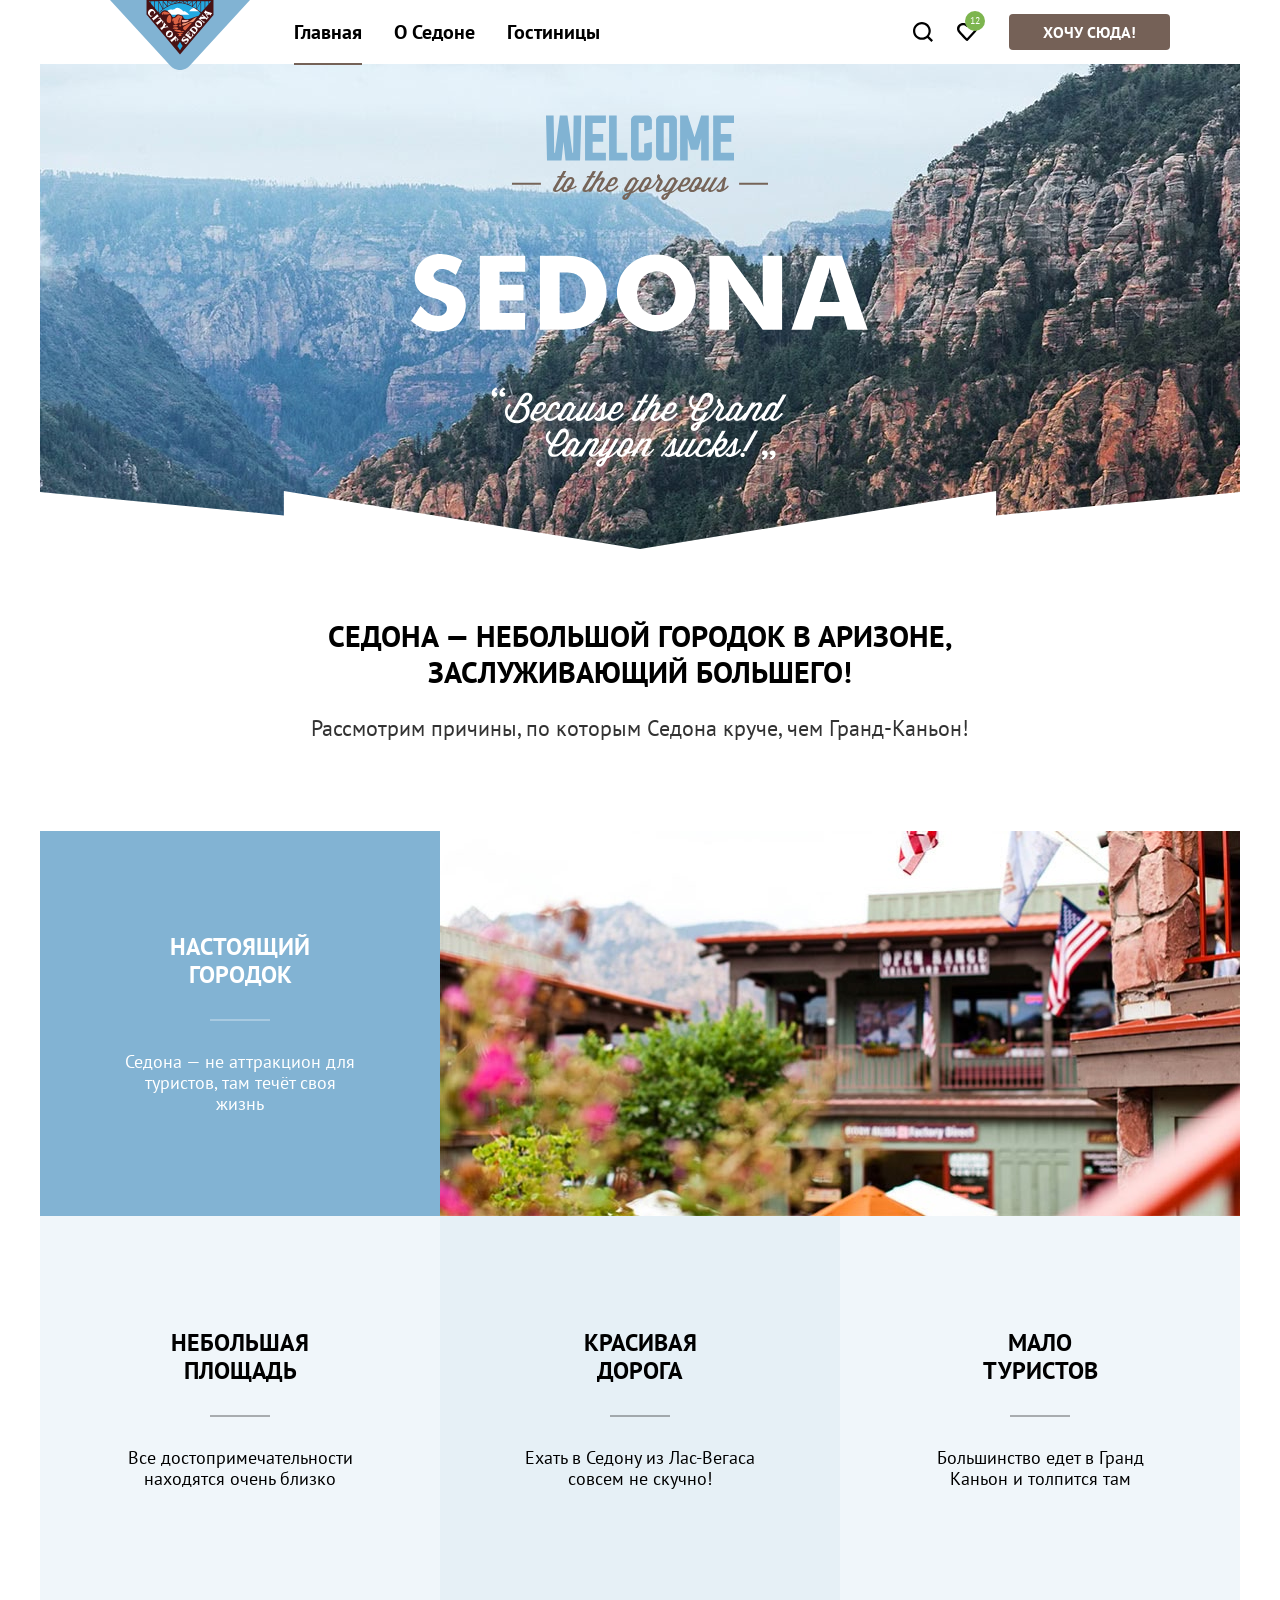
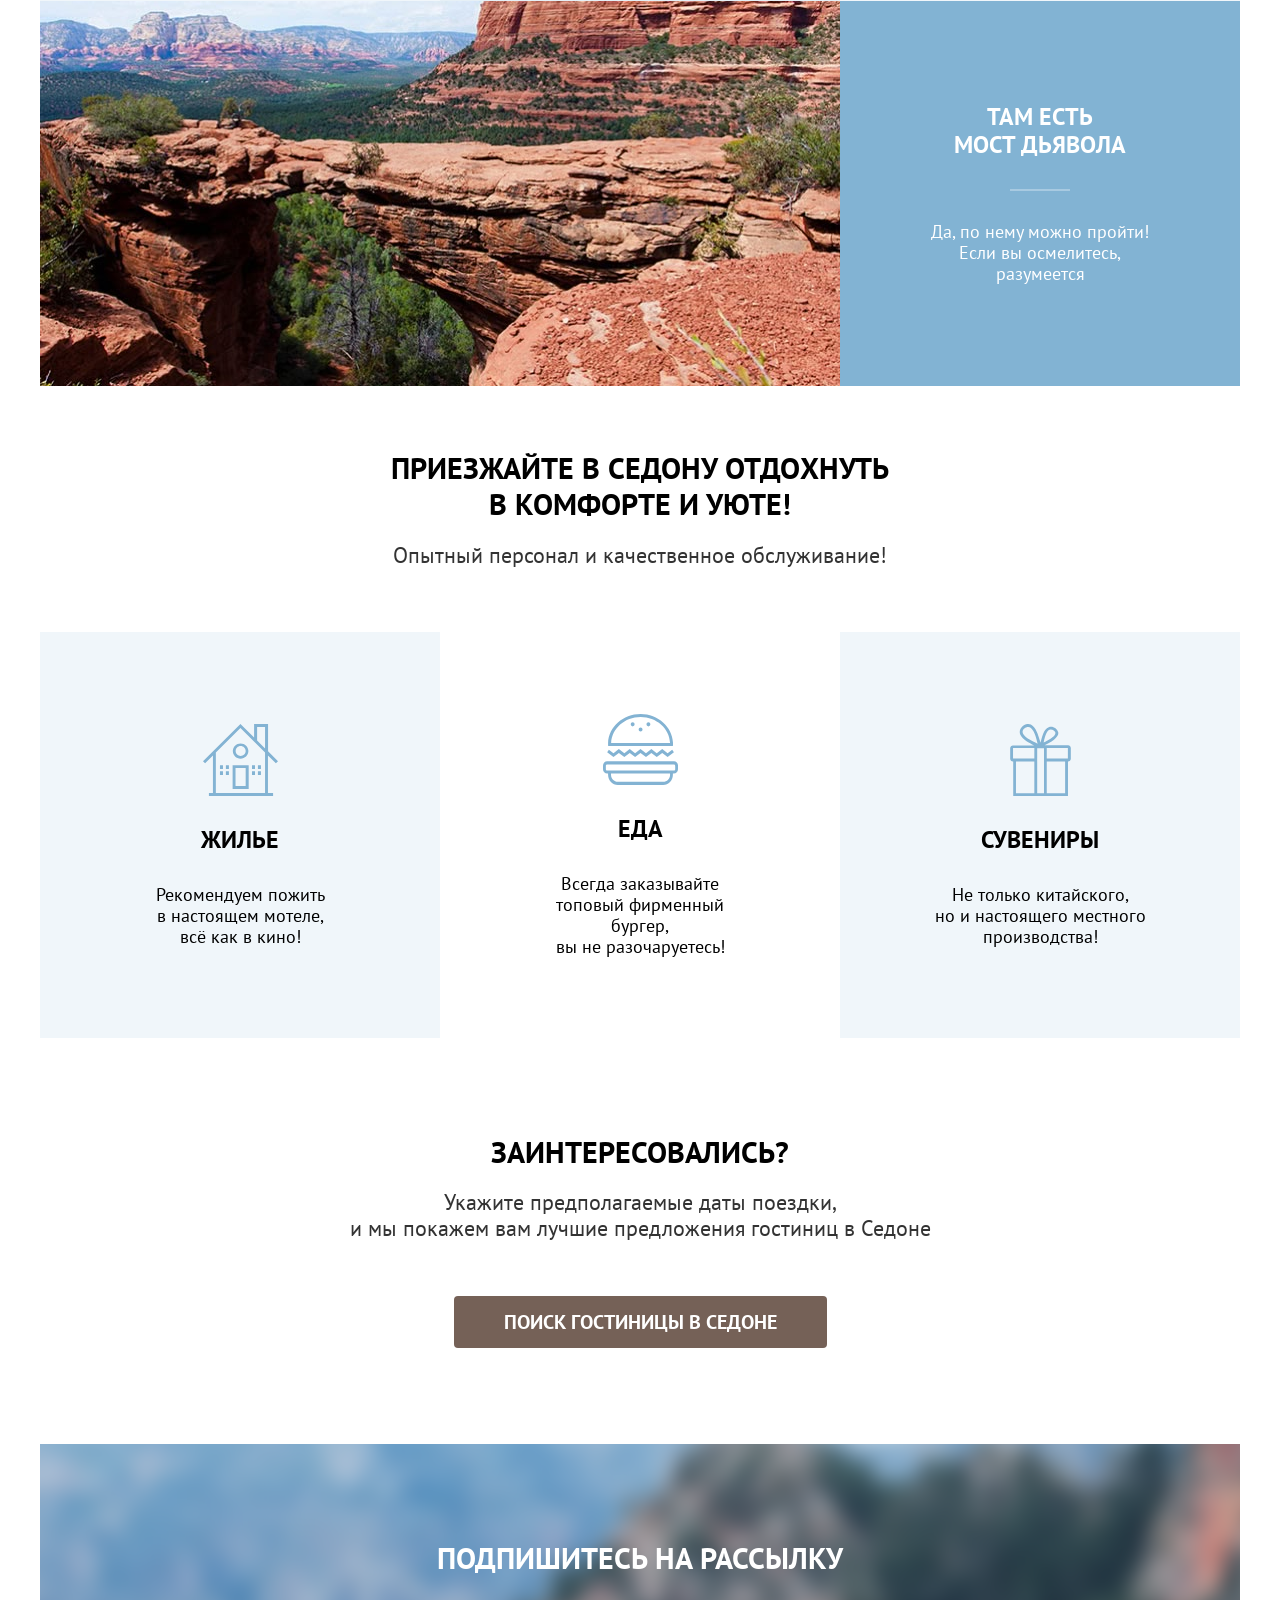
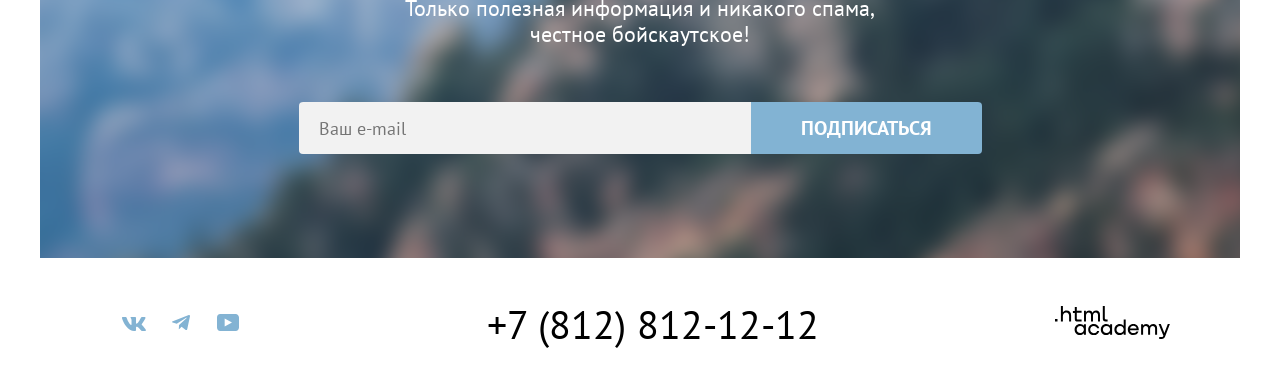
<file: index.html>
<!doctype html>
<html lang="ru">
  <head>
    <meta charset="utf-8" />
    <meta name="viewport" content="width=device-width, initial-scale=1" />

    <title>Гостиницы Седоны</title>

    <link rel="stylesheet" href="styles/styles.css" />

    <link
      rel="icon"
      type="image/png"
      sizes="32x32"
      href="public/images/favicon.png"
    />
  </head>
  <body>
    <div class="container">
      <header>
        <nav class="m-0 p-0 navigation">
          <div class="nav-left-side">
            <a class="navigation-logo" href="index.html">
              <img
                class="page-logo"
                src="public/svg/logo.svg"
                width="140"
                height="70"
                alt="Логотип сайта гостиниц Седоны"
              />
            </a>
            <ul
              class="m-0 p-0 list-reset navigation-list"
              aria-label="Навигационное меню"
            >
              <li class="navigation-item">
                <a
                  class="navigation-link navigation-link-current"
                  href="index.html"
                  >Главная</a
                >
              </li>
              <li class="navigation-item">
                <a class="navigation-link" href="about.html">О Седоне</a>
              </li>
              <li class="navigation-item">
                <a class="navigation-link" href="hotels.html">Гостиницы</a>
              </li>
            </ul>
          </div>

          <ul
            class="m-0 p-0 list-reset navigation-list navigation-list-user"
            aria-label="Пользовательское меню"
          >
            <li class="navigation-item">
              <button class="navigation-link link-wrapper" type="button">
                <img
                  class="header-icon"
                  src="public/svg/search.svg"
                  alt=""
                  width="20"
                  height="20"
                />
                <span class="visually-hidden">Поиск</span>
              </button>
            </li>
            <li class="navigation-item">
              <a class="navigation-link link-wrapper nav-right-margin count-indicator" href="#">
                <img
                  class="header-icon"
                  src="public/svg/favorites.svg"
                  alt=""
                  width="20"
                  height="20"
                />
                <span class="visually-hidden">Иконка избранное</span>
              </a>
            </li>
            <li class="navigation-item to-right-side">
              <a class="navigation-btn" href="#">
                <span class="base-button base-button-brown button-hero"
                  >Хочу сюда!</span
                >
              </a>
            </li>
          </ul>
        </nav>
      </header>

      <main class="page-index page-container">
        <section class="hero-visual-container">
          <h1 class="visually-hidden">Гостиницы Седоны</h1>
          <img
            class="m-0 p-0 page-logo-hero"
            src="public/svg/welcome.svg"
            alt="Визуальный логотип сайта гостиниц Седоны"
            width="458"
            height="352"
          />
        </section>

        <section class="m-0 description-container gap-divider">
          <h2 class="m-0 p-0 page-index-title">
            Седона — небольшой городок в Аризоне,<br />
            заслуживающий большего!
          </h2>
          <p class="m-0 p-0 page-index-description">
            Рассмотрим причины, по которым Седона круче, чем Гранд-Каньон!
          </p>
        </section>

        <section class="page-index-features">
          <h2 class="visually-hidden">5 причин посетить гостиницу Седона</h2>
          <ul class="m-0 p-0 list-reset features-list">
            <li class="feature-item feature-item-blue">
              <h3 class="m-0 p-0 feature-title">Настоящий городок</h3>
              <p class="m-0 p-0 feature-text">
                Седона — не аттракцион для туристов, там течёт своя жизнь
              </p>
            </li>

            <li class="feature-item-image">
              <img
                class="feature-image"
                src="public/images/photo-1.jpg"
                alt="Фасад гостиницы в Седоне на фоне гор"
                width="800"
                min-height="385"
              />
            </li>

            <li class="feature-item feature-item-white">
              <h3 class="m-0 p-0 feature-title">Небольшая площадь</h3>
              <p class="m-0 p-0 feature-text">
                Все достопримечательности находятся очень близко
              </p>
            </li>

            <li class="feature-item feature-item-lightblue">
              <h3 class="m-0 p-0 feature-title">
                Красивая<br />
                дорога
              </h3>
              <p class="m-0 p-0 feature-text">
                Ехать в Седону из Лас-Вегаса совсем не скучно!
              </p>
            </li>

            <li class="feature-item feature-item-white">
              <h3 class="m-0 p-0 feature-title">
                Мало<br />
                туристов
              </h3>
              <p class="m-0 p-0 feature-text">
                Большинство едет в Гранд Каньон и толпится там
              </p>
            </li>

            <li class="feature-item-image">
              <img
                class="feature-image"
                src="public/images/photo-2.jpg"
                alt="Пейзаж с красными скалами в Седоне"
                width="800"
                height="385"
              />
            </li>

            <li class="feature-item feature-item-blue">
              <h3 class="m-0 p-0 feature-title">
                Там есть<br />
                мост дьявола
              </h3>
              <p class="m-0 p-0 feature-text">
                Да, по нему можно пройти! Если вы осмелитесь, разумеется
              </p>
            </li>
          </ul>
        </section>

        <section class="m-0 second-description-container">
          <h2 class="m-0 p-0 page-index-title">
            Приезжайте в Седону отдохнуть<br />
            в комфорте и уюте!
          </h2>
          <p class="m-0 p-0 page-index-description">
            Опытный персонал и качественное обслуживание!
          </p>
        </section>

        <section>
          <ul class="m-0 p-0 list-reset features-list">
            <li
              class="feature-item another-padding feature-item-white feature-item-divider-home"
            >
              <h3 class="m-0 p-0 feature-title">Жилье</h3>
              <p class="m-0 p-0 feature-text">
                Рекомендуем пожить<br />
                в настоящем мотеле,<br />
                всё как в кино!
              </p>
            </li>
            <li
              class="feature-item another-padding feature-item-default feature-item-divider-food"
            >
              <h3 class="m-0 p-0 feature-title">Еда</h3>
              <p class="m-0 p-0 feature-text">
                Всегда заказывайте<br />
                топовый фирменный бургер,<br />
                вы не разочаруетесь!
              </p>
            </li>
            <li
              class="feature-item another-padding feature-item-white feature-item-divider-present"
            >
              <h3 class="m-0 p-0 feature-title">Сувениры</h3>
              <p class="m-0 p-0 feature-text">
                Не только китайского,<br />
                но и настоящего местного<br />
                производства!
              </p>
            </li>
          </ul>
        </section>

        <div class="wrap-container">
          <section class="m-0 description-container description-container-wrap">
            <div class="m-0 p-0 marking-search">
              <h2 class="m-0 p-0 page-index-title">Заинтересовались?</h2>
              <p class="m-0 p-0 page-index-description">
                Укажите предполагаемые даты поездки,<br />и мы покажем вам
                лучшие предложения гостиниц в Седоне
              </p>
            </div>

            <div class="navigation-item-search">
              <button
                class="base-button base-button-brown button-subscribe"
                type="button"
              >
                <span>Поиск гостиницы в Седоне</span>
              </button>
            </div>
          </section>
        </div>

        <div class="wrap-container background-hero-inner">
          <section
            class="m-0 description-container description-container-email"
          >
            <div class="m-0 p-0 marking-search">
              <h2 class="m-0 p-0 page-index-title white-color">
                Подпишитесь на рассылку
              </h2>
              <p class="m-0 p-0 page-index-description white-color">
                Только полезная информация и никакого спама,<br />
                честное бойскаутское!
              </p>
            </div>

            <div class="navigation-item-search">
              <form
                class="subscription-form"
                action="https://echo.htmlacademy.ru"
                method="post"
              >
                <label for="subscription-email" class="visually-hidden"
                  >Адрес электронной почты</label
                >
                <input
                  class="input-email"
                  type="email"
                  name="email"
                  id="subscription-email"
                  placeholder="Ваш e-mail"
                  required
                />
                <button
                  class="base-button base-button-blue button-subscribe"
                  type="submit"
                >
                  Подписаться
                </button>
              </form>
            </div>
          </section>
        </div>
      </main>

      <footer class="page-footer">
        <ul
          class="m-0 p-0 list-reset page-footer-list"
          aria-label="Ссылки на социальные сети и телефон для связи"
        >
          <li class="page-footer-item">
            <a class="page-footer-link" href="https://vk.com/htmlacademy">
              <svg
                class="social-logo"
                width="24"
                height="14"
                viewBox="0 0 24 14"
                fill="currentColor"
                xmlns="http://www.w3.org/2000/svg"
              >
                <path
                  fill-rule="evenodd"
                  clip-rule="evenodd"
                  d="M23.45.948c.166-.546 0-.948-.795-.948H20.03c-.668 0-.976.347-1.143.73 0 0-1.335 3.196-3.226 5.272-.612.602-.89.793-1.224.793-.167 0-.418-.191-.418-.738V.948c0-.656-.184-.948-.74-.948H9.151c-.417 0-.668.304-.668.593 0 .621.946.765 1.043 2.513v3.798c0 .833-.153.984-.487.984-.89 0-3.055-3.211-4.34-6.885C4.45.288 4.198 0 3.527 0H.9C.15 0 0 .347 0 .73c0 .682.89 4.07 4.145 8.551C6.315 12.341 9.37 14 12.153 14c1.669 0 1.875-.368 1.875-1.003v-2.313c0-.737.158-.884.687-.884.39 0 1.057.192 2.615 1.667C19.11 13.216 19.403 14 20.405 14h2.625c.75 0 1.126-.368.91-1.096-.238-.724-1.088-1.775-2.215-3.022-.612-.71-1.53-1.475-1.809-1.858-.389-.491-.278-.71 0-1.147 0 0 3.2-4.426 3.533-5.929h.001Z"
                  fill="currentColor"
                />
              </svg>
              <span class="visually-hidden">Ссылка на Вконтакте</span>
            </a>
          </li>
          <li class="page-footer-item">
            <a class="page-footer-link" href="https://t.me/htmlacademy">
              <svg
                class="social-logo"
                width="18"
                height="16"
                viewBox="0 0 18 16"
                fill="currentColor"
                xmlns="http://www.w3.org/2000/svg"
              >
                <path
                  d="M16.785.09926.840489 6.24775c-1.08815.43706-1.081854 1.04409-.199644 1.31478l4.093605 1.277L14.2058 2.8637c.4479-.27249.8571-.1259.5207.17266L7.05283 9.96185h-.00179l.00179.0009-.28238 4.21955c.41368 0 .59624-.1898.82826-.4137l1.98834-1.9335L13.7229 14.89c.7626.42 1.3103.2041 1.5-.7059l2.715-12.79525C18.2158.274623 17.5126-.229883 16.785.09926Z"
                  fill="currentColor"
                />
              </svg>
              <span class="visually-hidden">Ссылка на Телеграм</span>
            </a>
          </li>
          <li class="page-footer-item">
            <a
              class="page-footer-link"
              href="https://www.youtube.com/user/HTMLAcademyru"
            >
              <svg
                class="social-logo"
                width="22"
                height="17"
                viewBox="0 0 22 17"
                fill="currentColor"
                xmlns="http://www.w3.org/2000/svg"
              >
                <path
                  d="M18.607 0H3.17413C1.31343 0 0 1.59375 0 3.4v10.0937C0 15.4062 1.31343 17 3.17413 17H18.8259C20.4677 17 22 15.4063 22 13.6V3.4C21.7811 1.59375 20.4677 0 18.607 0ZM7.66169 12.5375v-8.075L14.995 8.5l-7.33331 4.0375Z"
                  fill="currentColor"
                />
              </svg>
              <span class="visually-hidden">Ссылка на YouTube</span>
            </a>
          </li>
        </ul>

        <span>
          <a class="page-footer-link contacts-phone" href="tel:+78128121212"
            >+7 (812) 812-12-12</a
          >
        </span>

        <a class="htmlacademy-logo" href="https://htmlacademy.ru">
          <svg
            class="footer-logo-academy"
            width="115"
            height="33"
            viewBox="0 0 115 33"
            fill="currentColor"
            xmlns="http://www.w3.org/2000/svg"
          >
            <path
              d="M0 12.9v2.6h2.5v-2.6H0ZM11.6 4.5c-1.6 0-2.8.7-3.6 1.7h-.1V0h-2v15.5h2v-5.3c0-2.1 1.3-3.6 3.3-3.6 1.8 0 2.9 1.4 2.9 3.2v5.7h2V9.4c.1-3-1.8-4.9-4.5-4.9ZM26.6 4.8h-4.8V1.1h-2v3.8h-1.9v2h1.9v6c0 1.7 1 2.7 2.7 2.7h4.1v-2h-3.7c-.7 0-1.1-.4-1.1-1.1V6.8h4.8v-2ZM41.1 4.6c-1.6 0-2.9.8-3.5 2.1h-.1c-.6-1.2-1.8-2.1-3.4-2.1-1.4 0-2.5.8-3.1 1.8h-.1V4.8H29v10.6h2V10c0-2 1-3.5 2.6-3.5 1.5 0 2.4 1 2.4 2.6v6.3h2V9.8c0-2.4 1.4-3.3 2.6-3.3 1.5 0 2.4 1 2.4 2.6v6.3h2V8.9c.1-2.5-1.4-4.3-3.9-4.3ZM47.8 12.7c0 1.7 1 2.7 2.8 2.7h2v-2h-1.7c-.7 0-1.1-.4-1.1-1.1V0h-2v12.7ZM28.9 19.7c-.9-1.1-2.2-1.8-3.9-1.8-3.1 0-5.4 2.3-5.4 5.6s2.3 5.6 5.4 5.6c1.8 0 3-.8 3.8-1.9h.1v1.6h2V18.2h-2v1.5Zm-3.6 7.4c-2.2 0-3.6-1.6-3.6-3.6s1.4-3.6 3.6-3.6 3.6 1.6 3.6 3.6c0 1.9-1.4 3.6-3.6 3.6ZM44.2 22c-.5-2.4-2.6-4.1-5.4-4.1-3.4 0-5.6 2.5-5.6 5.6 0 3.1 2.2 5.6 5.6 5.6 2.8 0 4.9-1.8 5.4-4.2h-2.1c-.4 1.3-1.7 2.3-3.3 2.3-2.2 0-3.6-1.6-3.6-3.6s1.4-3.6 3.6-3.6c1.6 0 2.8 1 3.3 2.2h2.1V22ZM55.1 19.7c-.9-1.1-2.2-1.8-3.9-1.8-3.1 0-5.4 2.3-5.4 5.6s2.3 5.6 5.4 5.6c1.8 0 3-.8 3.8-1.9h.1v1.6h2V18.2h-2v1.5Zm-3.6 7.4c-2.2 0-3.6-1.6-3.6-3.6s1.4-3.6 3.6-3.6 3.6 1.6 3.6 3.6c0 1.9-1.5 3.6-3.6 3.6ZM68.7 19.8c-.9-1.1-2.2-1.9-3.9-1.9-3.1 0-5.4 2.3-5.4 5.6s2.2 5.6 5.4 5.6c1.7 0 3-.8 3.8-1.8h.1v1.5h2V13.4h-2v6.4Zm-3.6 7.3c-2.2 0-3.6-1.6-3.6-3.6s1.4-3.6 3.6-3.6 3.6 1.6 3.6 3.6c-.1 2-1.5 3.6-3.6 3.6ZM78.3 17.9c-3.3 0-5.5 2.5-5.5 5.6 0 3 2.1 5.6 5.5 5.6 2.5 0 4.5-1.3 5.2-3.6h-2.1c-.5 1-1.6 1.6-3 1.6-1.9 0-3.3-1.3-3.4-2.9h8.8c.2-3.6-2-6.3-5.5-6.3Zm0 1.9c1.7 0 3 1 3.3 2.6h-6.5c.3-1.5 1.5-2.6 3.2-2.6ZM98.2 17.9c-1.6 0-2.9.8-3.6 2h-.1c-.6-1.2-1.8-2-3.4-2-1.4 0-2.5.7-3.1 1.8v-1.5h-1.9v10.6h2v-5.4c0-2 1-3.4 2.6-3.5 1.5 0 2.4 1 2.4 2.6v6.3h2v-5.6c0-2.4 1.4-3.3 2.6-3.3 1.5 0 2.4 1 2.4 2.6v6.3h2v-6.5c.1-2.6-1.4-4.4-3.9-4.4ZM109.4 27l-3.6-8.9h-2.2l4.8 11.6c-.3.9-.7 1.2-1.7 1.2h-2.5v2h2.5c1.8 0 2.8-.8 3.5-2.6l4.7-12.2h-2.1l-3.4 8.9Z"
              fill="currentColor"
            />
          </svg>
          <span class="visually-hidden">Ссылка на HTML Academy</span>
        </a>
      </footer>
    </div>

    <div class="modal-container display-none">
      <div class="modal ">
        <button class="modal-close-button" type="button">
          <span class="visually-hidden">Закрыть модальное окно</span>
        </button>

        <section class="modal-content">
          <h2 class="m-0 p-0 modal-title">Поиск гостиницы в Седоне</h2>

          <form
            class="auth-form"
            action="https://echo.htmlacademy.ru/"
            method="post"
          >
            <div class="wrap-dates">
              <div class="wrap-date">
                <label class="date-title" for="date-arrival"
                  >Дата заезда:</label
                >
                <div class="input-wrapper">
                  <input
                    class="m-0 input-date"
                    type="text"
                    name="arrival"
                    id="date-arrival"
                    placeholder="Укажите дату"
                    onfocus="this.type = 'date'"
                    onblur="if (!this.value) this.type = 'text';"
                    required
                  />
                  <span class="field-message text-error"
                    >Мы не можем отправить вас в прошлое.</span
                  >
                </div>
              </div>

              <div class="wrap-date">
                <label class="date-title" for="date-departure"
                  >Дата выезда:</label
                >
                <div class="input-wrapper">
                  <input
                    class="m-0 input-date"
                    type="text"
                    name="departure"
                    id="date-departure"
                    placeholder="Укажите дату"
                    onfocus="this.type = 'date'"
                    onblur="if (!this.value) this.type = 'text';"
                    required
                  />
                  <span class="field-message"
                    >На эти даты есть свободные номера. Пока есть.</span
                  >
                </div>
              </div>
            </div>

            <div class="wrap-persons">
              <label class="m-0 p-0 modal-title-persons" for="persons"
                >Взрослые:</label
              >

              <div class="input-grid">
                <button class="btn-minus" type="button">
                  <span class="visually-hidden">Меньше</span>
                </button>

                <input
                  class="m-0 input-persons"
                  type="number"
                  name="persons"
                  id="persons"
                  placeholder="0"
                  min="1"
                  max="10"
                  required
                />

                <button class="m-0 p-0 btn-plus" type="button">
                  <span class="visually-hidden">Больше</span>
                </button>
              </div>

              <div class="label-wrapper">
                <label class="m-0 p-0 modal-title-persons" for="children"
                  >Дети:</label
                >
                <div class="info-block">
                  <div class="full-information">
                    <p class="m-0 p-0 info-modal-text">
                      Укажите количество детей,<br />
                      которые будут с вами, возраст<br />
                      которых от 6 до 18 лет. Дети до 6 лет размещаются<br />
                      бесплатно.
                    </p>
                  </div>
                </div>
              </div>

              <div class="input-grid">
                <button class="btn-minus" type="button">
                  <span class="visually-hidden">Меньше</span>
                </button>
                <input
                  class="m-0 input-persons"
                  type="number"
                  name="children"
                  id="children"
                  placeholder="0"
                  min="1"
                  max="10"
                  required
                />
                <button class="m-0 p-0 btn-plus" type="button">
                  <span class="visually-hidden">Больше</span>
                </button>
              </div>
            </div>
            <button
              class="base-button base-button-blue button-modal"
              type="submit"
            >
              Найти
            </button>
          </form>
        </section>
      </div>
    </div>
  </body>
</html>
</file>
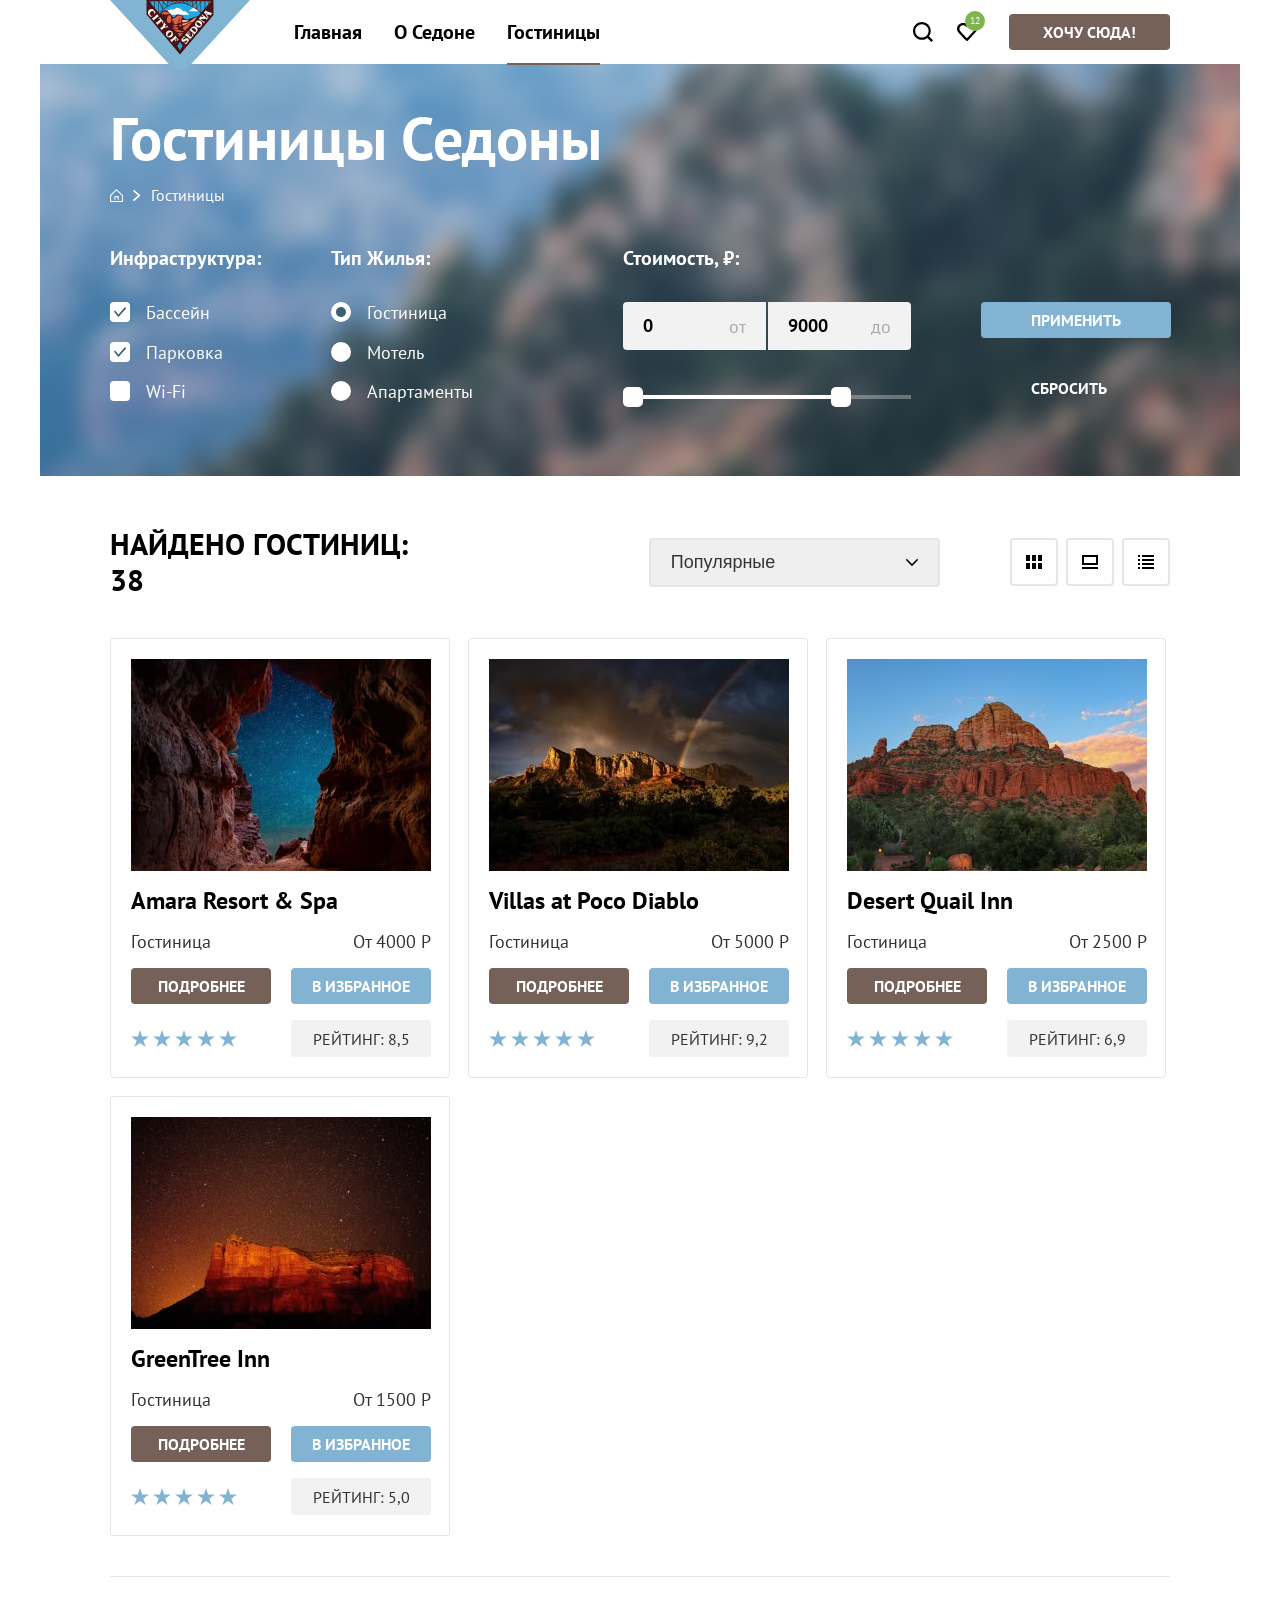
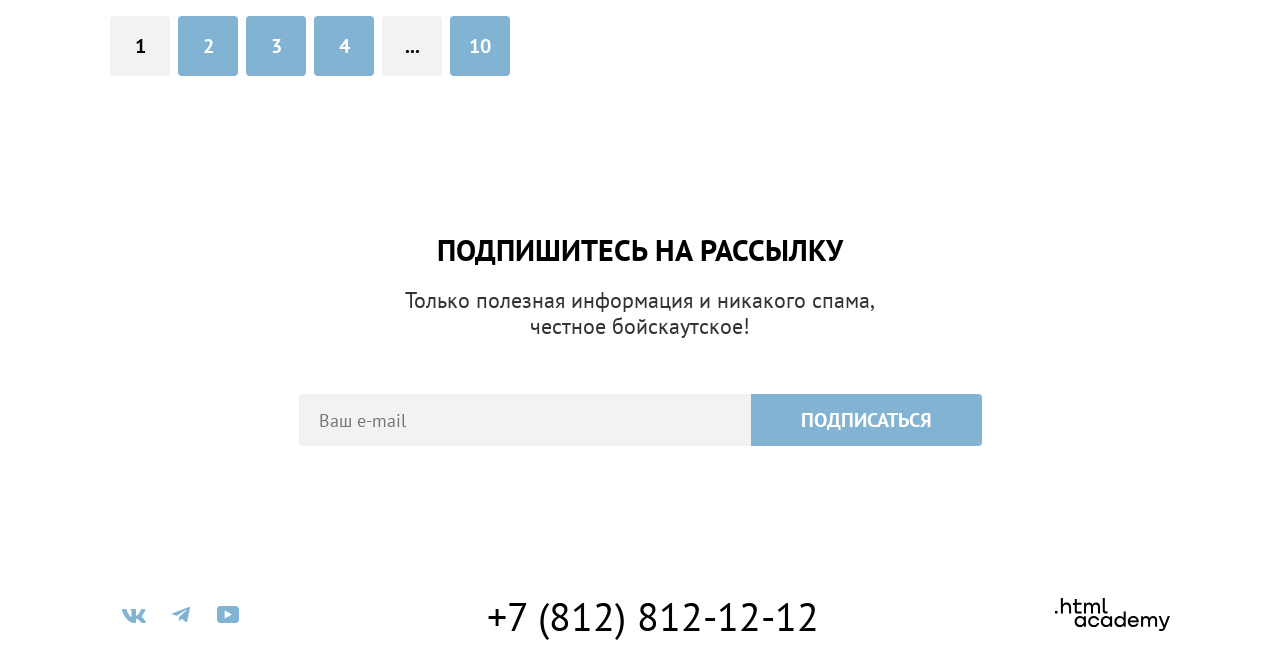
<file: catalog.html>
<!doctype html>
<html lang="ru">
  <head>
    <meta charset="utf-8" />
    <meta name="viewport" content="width=device-width, initial-scale=1" />

    <title>Гостиницы Седоны</title>

    <link rel="stylesheet" href="styles/styles.css" />

    <link
      rel="icon"
      type="image/png"
      sizes="32x32"
      href="public/images/favicon.png"
    />
  </head>
  <body>
    <div class="container">
      <header>
        <nav class="m-0 p-0 navigation">
          <div class="nav-left-side">
            <a class="navigation-logo" href="index.html">
              <img
                class="page-logo"
                src="public/svg/logo.svg"
                width="140"
                height="70"
                alt="Логотип сайта гостиниц Седоны"
              />
            </a>
            <ul
              class="m-0 p-0 list-reset navigation-list"
              aria-label="Навигационное меню"
            >
              <li class="navigation-item">
                <a class="navigation-link" href="index.html">Главная</a>
              </li>
              <li class="navigation-item">
                <a class="navigation-link" href="about.html">О Седоне</a>
              </li>
              <li class="navigation-item">
                <a
                  class="navigation-link navigation-link-current"
                  href="hotels.html"
                  >Гостиницы</a
                >
              </li>
            </ul>
          </div>

          <ul
            class="m-0 p-0 list-reset navigation-list navigation-list-user"
            aria-label="Пользовательское меню"
          >
            <li class="navigation-item">
              <button class="navigation-link link-wrapper" type="button">
                <img
                  class="header-icon"
                  src="public/svg/search.svg"
                  alt=""
                  width="20"
                  height="20"
                />
                <span class="visually-hidden">Поиск</span>
              </button>
            </li>
            <li class="navigation-item">
              <a
                class="navigation-link link-wrapper nav-right-margin count-indicator"
                href="#"
              >
                <img
                  class="header-icon"
                  src="public/svg/favorites.svg"
                  alt=""
                  width="20"
                  height="20"
                />
                <span class="visually-hidden">Иконка избранное</span>
              </a>
            </li>
            <li class="navigation-item to-right-side">
              <a class="navigation-btn" href="#">
                <span class="base-button base-button-brown button-hero"
                  >Хочу сюда!</span
                >
              </a>
            </li>
          </ul>
        </nav>
      </header>

      <main class="page-inner page-container">
        <div class="background-hero-inner wrap-hero-inner">
          <section class="inner-hero">
            <h1 class="m-0 p-0 inner-hero-title">Гостиницы Седоны</h1>

            <ul
              class="m-0 p-0 list-reset breadcrumbs"
              aria-label="Навигационная цепочка"
            >
              <li class="breadcrumbs-item">
                <a class="breadcrumbs-link" href="#">
                  <img
                    class="header-icon"
                    src="public/svg/main-home.svg"
                    alt=""
                    width="13"
                    height="15"
                  />
                  <span class="visually-hidden">Главная страница</span>
                </a>
              </li>

              <li class="breadcrumbs-item">
                <img
                  class="breadcrumbs-icon"
                  src="public/svg/arrow.svg"
                  alt=""
                  aria-hidden="true"
                  width="8"
                  height="20"
                />
              </li>

              <li class="breadcrumbs-item">
                <a class="breadcrumbs-link" href="#">Гостиницы</a>
              </li>
            </ul>
          </section>

          <section class="catalog-hotels">
            <form
              class="catalog-filter"
              action="https://echo.htmlacademy.ru"
              method="get"
            >
              <h2 class="visually-hidden">Каталог гостиниц</h2>
              <fieldset class="m-0 p-0 catalog-filter-group">
                <legend class="m-0 p-0 catalog-filter-title">
                  Инфраструктура:
                </legend>

                <div class="filter-list">
                  <label class="catalog-filter-label">
                    <input
                      class="m-0 p-0 catalog-filter-input"
                      type="checkbox"
                      name="pool"
                      checked
                    />
                    Бассейн
                  </label>

                  <label class="catalog-filter-label">
                    <input
                      class="m-0 p-0 catalog-filter-input"
                      type="checkbox"
                      name="parking"
                      checked
                    />
                    Парковка
                  </label>

                  <label class="catalog-filter-label">
                    <input
                      class="m-0 p-0 catalog-filter-input"
                      type="checkbox"
                      name="wifi"
                    />
                    Wi-Fi
                  </label>
                </div>
              </fieldset>

              <fieldset class="m-0 p-0 catalog-filter-group">
                <legend class="m-0 p-0 catalog-filter-title">Тип жилья:</legend>

                <ul
                  class="m-0 p-0 list-reset catalog-filter-list"
                  aria-label="Выбор типа жилья"
                >
                  <div class="filter-list">
                    <li class="m-0 p-0">
                      <label class="catalog-filter-label">
                        <input
                          class="m-0 p-0 catalog-filter-radio"
                          type="radio"
                          name="accommodation"
                          value="hotel"
                          checked
                        />
                        Гостиница
                      </label>
                    </li>

                    <li class="m-0 p-0 list-reset">
                      <label class="catalog-filter-label">
                        <input
                          class="m-0 p-0 catalog-filter-radio"
                          type="radio"
                          name="accommodation"
                          value="motel"
                        />
                        Мотель
                      </label>
                    </li>

                    <li class="m-0 p-0 list-reset">
                      <label class="catalog-filter-label">
                        <input
                          class="m-0 p-0 catalog-filter-radio"
                          type="radio"
                          name="accommodation"
                          value="apartment"
                        />
                        Апартаменты
                      </label>
                    </li>
                  </div>
                </ul>
              </fieldset>

              <fieldset
                class="m-0 p-0 catalog-filter-group another-filter-group"
              >
                <legend class="m-0 p-0 catalog-filter-title">
                  Стоимость, ₽:
                </legend>

                <div class="filter-list">
                  <div class="value-inputs">
                    <label class="label-wrapper" for="min-price">
                      <input
                        class="m-0 value-input value-min"
                        type="number"
                        name="min-price"
                        id="min-price"
                        placeholder="0"
                        min="1"
                        max="10000"
                        required
                      />
                      <span class="label-text label-text-from">от</span>
                    </label>

                    <label class="label-wrapper" for="max-price">
                      <input
                        class="m-0 value-input value-max"
                        type="number"
                        name="max-price"
                        id="max-price"
                        placeholder="9000"
                        min="1"
                        max="9000"
                        required
                      />
                      <span class="label-text label-text-to">до</span>
                    </label>
                  </div>

                  <div class="range">
                    <div class="range-scale">
                      <div class="range-bar" style="left: 0; width: 218px">
                        <button
                          type="button"
                          class="range-toggle toggle-min"
                        ></button>
                        <button
                          type="button"
                          class="range-toggle toggle-max"
                        ></button>
                      </div>
                    </div>
                  </div>
                </div>
              </fieldset>

              <div class="m-0 p-0 buttons-gap">
                <button class="base-button base-button-blue" type="submit">
                  Применить
                </button>
                <button
                  class="base-button base-button-transparent"
                  type="reset"
                >
                  Сбросить
                </button>
              </div>
            </form>
          </section>
        </div>

        <section class="m-0 catalog-page">
          <div class="catalog-page-header">
            <h2 class="m-0 p-0 page-index-title search-page">
              Найдено гостиниц: 38
            </h2>
            <select
              class="m-0 p-0 catalog-sort"
              name="sort"
              aria-label="Сортировка гостиниц"
            >
              <option value="popular">Популярные</option>
              <option value="price-asc">От дешевых к дорогим</option>
              <option value="price-desc">От дорогих к дешевым</option>
              <option value="rating-desc">Рейтинг высокий - низкий</option>
              <option value="rating-asc">Рейтинг низкий - высокий</option>
            </select>

            <div class="catalog-view">
              <a
                class="button-light"
                href="catalog.html?view=tile"
                method="get"
              >
                <img src="public/svg/table.svg" alt="" width="16" height="14" />
                <span class="visually-hidden">Показать карточки</span>
              </a>
              <a
                class="button-light"
                href="catalog.html?view=card "
                method="get"
              >
                <img src="public/svg/card.svg" alt="" width="16" height="14" />
                <span class="visually-hidden">Показать одну карточку</span>
              </a>
              <a
                class="button-light"
                href="catalog.html?view=list"
                method="get"
              >
                <img src="public/svg/list.svg" alt="" width="16" height="14" />
                <span class="visually-hidden">Показать списком</span>
              </a>
            </div>
          </div>

          <ul class="m-0 p-0 list-reset hotel-list">
            <li class="hotel-card">
              <img
                class="hotel-card-image"
                src="public/images/hotel-1.jpg"
                alt="Фото гостиницы Amara Resort & Spa"
                width="300"
                height="212"
              />
              <h3 class="m-0 p-0 hotel-card-title">Amara Resort & Spa</h3>
              <span class="hotel-card-options">Гостиница</span>
              <b class="hotel-card-price">От 4000 Р</b>

              <div class="hotel-card-details">
                <a class="m-0 p-0 base-card-button base-button-brown" href="#"
                  >Подробнее</a
                >
              </div>

              <div class="hotel-card-favorites">
                <button
                  class="m-0 p-0 base-card-button base-button-blue"
                  type="button"
                >
                  В избранное
                </button>
              </div>

              <div class="hotel-card-stars">
                <span class="visually-hidden">Рейтинг гостиницы 4 звезды</span>
              </div>

              <div class="hotel-card-rating">Рейтинг: 8,5</div>
            </li>

            <li class="hotel-card">
              <img
                class="hotel-card-image"
                src="public/images/hotel-2.jpg"
                alt="Фото гостиницы Villas at Poco Diablo"
                width="300"
                height="212"
              />
              <h3 class="m-0 p-0 hotel-card-title">Villas at Poco Diablo</h3>
              <span class="hotel-card-options">Гостиница</span>
              <b class="hotel-card-price">От 5000 Р</b>

              <div class="hotel-card-details">
                <a class="m-0 p-0 base-card-button base-button-brown" href="#"
                  >Подробнее</a
                >
              </div>

              <div class="hotel-card-favorites">
                <button
                  class="m-0 p-0 base-card-button base-button-blue"
                  type="button"
                >
                  В избранное
                </button>
              </div>

              <div class="hotel-card-stars">
                <span class="visually-hidden">Рейтинг гостиницы 4 звезды</span>
              </div>

              <div class="hotel-card-rating">Рейтинг: 9,2</div>
            </li>

            <li class="hotel-card">
              <img
                class="hotel-card-image"
                src="public/images/hotel-3.jpg"
                alt="Фото гостиницы Desert Quail Inn"
                width="300"
                height="212"
              />
              <h3 class="m-0 p-0 hotel-card-title">Desert Quail Inn</h3>
              <span class="hotel-card-options">Гостиница</span>
              <b class="hotel-card-price">От 2500 Р</b>

              <div class="hotel-card-details">
                <a class="m-0 p-0 base-card-button base-button-brown" href="#"
                  >Подробнее</a
                >
              </div>

              <div class="hotel-card-favorites">
                <button
                  class="m-0 p-0 base-card-button base-button-blue"
                  type="button"
                >
                  В избранное
                </button>
              </div>

              <div class="hotel-card-stars">
                <span class="visually-hidden">Рейтинг гостиницы 3 звезды</span>
              </div>

              <div class="hotel-card-rating">Рейтинг: 6,9</div>
            </li>

            <li class="hotel-card">
              <img
                class="hotel-card-image"
                src="public/images/hotel-4.jpg"
                alt="Фото гостиницы GreenTree Inn"
                width="300"
                height="212"
              />
              <h3 class="m-0 p-0 hotel-card-title">GreenTree Inn</h3>
              <span class="hotel-card-options">Гостиница</span>
              <b class="hotel-card-price">От 1500 Р</b>

              <div class="hotel-card-details">
                <a class="m-0 p-0 base-card-button base-button-brown" href="#"
                  >Подробнее</a
                >
              </div>

              <div class="hotel-card-favorites">
                <button
                  class="m-0 p-0 base-card-button base-button-blue"
                  type="button"
                >
                  В избранное
                </button>
              </div>

              <div class="hotel-card-stars">
                <span class="visually-hidden">Рейтинг гостиницы 2 звезды</span>
              </div>

              <div class="hotel-card-rating">Рейтинг: 5,0</div>
            </li>
          </ul>

          <ul class="m-0 p-0 list-reset pagination" aria-label="Пагинация">
            <li class="pagination-item pagination-current">
              <span
                class="pagination-link pagination-link-current"
                aria-current="page"
                >1</span
              >
            </li>
            <li class="pagination-item">
              <a class="pagination-link" href="#" aria-label="Страница 2">2</a>
            </li>
            <li class="pagination-item">
              <a class="pagination-link" href="#" aria-label="Страница 3">3</a>
            </li>
            <li class="pagination-item">
              <a class="pagination-link" href="#" aria-label="Страница 4">4</a>
            </li>
            <li class="pagination-item pagination-continue">
              <a
                class="pagination-link pagination-link-current"
                href="#"
                aria-label="Открыть далее"
                >...</a
              >
            </li>
            <li class="pagination-item">
              <a class="pagination-link" href="#" aria-label="Страница 10"
                >10</a
              >
            </li>
          </ul>
        </section>

        <div class="wrap-container">
          <section
            class="m-0 description-container description-container-email"
          >
            <div class="m-0 p-0 marking-search">
              <h2 class="m-0 p-0 page-index-title">Подпишитесь на рассылку</h2>
              <p class="m-0 p-0 page-index-description">
                Только полезная информация и никакого спама,<br />
                честное бойскаутское!
              </p>
            </div>

            <div class="navigation-item-search">
              <form
                class="subscription-form"
                action="https://echo.htmlacademy.ru"
                method="post"
              >
                <label for="subscription-email" class="visually-hidden"
                  >Адрес электронной почты</label
                >
                <input
                  class="input-email"
                  type="email"
                  name="email"
                  id="subscription-email"
                  placeholder="Ваш e-mail"
                  required
                />
                <button
                  class="base-button base-button-blue button-subscribe"
                  type="submit"
                >
                  Подписаться
                </button>
              </form>
            </div>
          </section>
        </div>
      </main>

      <footer class="page-footer">
        <ul
          class="m-0 p-0 list-reset page-footer-list"
          aria-label="Ссылки на социальные сети и телефон для связи"
        >
          <li class="page-footer-item">
            <a class="page-footer-link" href="https://vk.com/htmlacademy">
              <svg
                class="social-logo"
                width="24"
                height="14"
                viewBox="0 0 24 14"
                fill="currentColor"
                xmlns="http://www.w3.org/2000/svg"
              >
                <path
                  fill-rule="evenodd"
                  clip-rule="evenodd"
                  d="M23.45.948c.166-.546 0-.948-.795-.948H20.03c-.668 0-.976.347-1.143.73 0 0-1.335 3.196-3.226 5.272-.612.602-.89.793-1.224.793-.167 0-.418-.191-.418-.738V.948c0-.656-.184-.948-.74-.948H9.151c-.417 0-.668.304-.668.593 0 .621.946.765 1.043 2.513v3.798c0 .833-.153.984-.487.984-.89 0-3.055-3.211-4.34-6.885C4.45.288 4.198 0 3.527 0H.9C.15 0 0 .347 0 .73c0 .682.89 4.07 4.145 8.551C6.315 12.341 9.37 14 12.153 14c1.669 0 1.875-.368 1.875-1.003v-2.313c0-.737.158-.884.687-.884.39 0 1.057.192 2.615 1.667C19.11 13.216 19.403 14 20.405 14h2.625c.75 0 1.126-.368.91-1.096-.238-.724-1.088-1.775-2.215-3.022-.612-.71-1.53-1.475-1.809-1.858-.389-.491-.278-.71 0-1.147 0 0 3.2-4.426 3.533-5.929h.001Z"
                  fill="currentColor"
                />
              </svg>
              <span class="visually-hidden">Ссылка на Вконтакте</span>
            </a>
          </li>
          <li class="page-footer-item">
            <a class="page-footer-link" href="https://t.me/htmlacademy">
              <svg
                class="social-logo"
                width="18"
                height="16"
                viewBox="0 0 18 16"
                fill="currentColor"
                xmlns="http://www.w3.org/2000/svg"
              >
                <path
                  d="M16.785.09926.840489 6.24775c-1.08815.43706-1.081854 1.04409-.199644 1.31478l4.093605 1.277L14.2058 2.8637c.4479-.27249.8571-.1259.5207.17266L7.05283 9.96185h-.00179l.00179.0009-.28238 4.21955c.41368 0 .59624-.1898.82826-.4137l1.98834-1.9335L13.7229 14.89c.7626.42 1.3103.2041 1.5-.7059l2.715-12.79525C18.2158.274623 17.5126-.229883 16.785.09926Z"
                  fill="currentColor"
                />
              </svg>
              <span class="visually-hidden">Ссылка на Телеграм</span>
            </a>
          </li>
          <li class="page-footer-item">
            <a
              class="page-footer-link"
              href="https://www.youtube.com/user/HTMLAcademyru"
            >
              <svg
                class="social-logo"
                width="22"
                height="17"
                viewBox="0 0 22 17"
                fill="currentColor"
                xmlns="http://www.w3.org/2000/svg"
              >
                <path
                  d="M18.607 0H3.17413C1.31343 0 0 1.59375 0 3.4v10.0937C0 15.4062 1.31343 17 3.17413 17H18.8259C20.4677 17 22 15.4063 22 13.6V3.4C21.7811 1.59375 20.4677 0 18.607 0ZM7.66169 12.5375v-8.075L14.995 8.5l-7.33331 4.0375Z"
                  fill="currentColor"
                />
              </svg>
              <span class="visually-hidden">Ссылка на YouTube</span>
            </a>
          </li>
        </ul>

        <span>
          <a class="page-footer-link contacts-phone" href="tel:+78128121212"
            >+7 (812) 812-12-12</a
          >
        </span>

        <a class="htmlacademy-logo" href="https://htmlacademy.ru">
          <svg
            class="footer-logo-academy"
            width="115"
            height="33"
            viewBox="0 0 115 33"
            fill="currentColor"
            xmlns="http://www.w3.org/2000/svg"
          >
            <path
              d="M0 12.9v2.6h2.5v-2.6H0ZM11.6 4.5c-1.6 0-2.8.7-3.6 1.7h-.1V0h-2v15.5h2v-5.3c0-2.1 1.3-3.6 3.3-3.6 1.8 0 2.9 1.4 2.9 3.2v5.7h2V9.4c.1-3-1.8-4.9-4.5-4.9ZM26.6 4.8h-4.8V1.1h-2v3.8h-1.9v2h1.9v6c0 1.7 1 2.7 2.7 2.7h4.1v-2h-3.7c-.7 0-1.1-.4-1.1-1.1V6.8h4.8v-2ZM41.1 4.6c-1.6 0-2.9.8-3.5 2.1h-.1c-.6-1.2-1.8-2.1-3.4-2.1-1.4 0-2.5.8-3.1 1.8h-.1V4.8H29v10.6h2V10c0-2 1-3.5 2.6-3.5 1.5 0 2.4 1 2.4 2.6v6.3h2V9.8c0-2.4 1.4-3.3 2.6-3.3 1.5 0 2.4 1 2.4 2.6v6.3h2V8.9c.1-2.5-1.4-4.3-3.9-4.3ZM47.8 12.7c0 1.7 1 2.7 2.8 2.7h2v-2h-1.7c-.7 0-1.1-.4-1.1-1.1V0h-2v12.7ZM28.9 19.7c-.9-1.1-2.2-1.8-3.9-1.8-3.1 0-5.4 2.3-5.4 5.6s2.3 5.6 5.4 5.6c1.8 0 3-.8 3.8-1.9h.1v1.6h2V18.2h-2v1.5Zm-3.6 7.4c-2.2 0-3.6-1.6-3.6-3.6s1.4-3.6 3.6-3.6 3.6 1.6 3.6 3.6c0 1.9-1.4 3.6-3.6 3.6ZM44.2 22c-.5-2.4-2.6-4.1-5.4-4.1-3.4 0-5.6 2.5-5.6 5.6 0 3.1 2.2 5.6 5.6 5.6 2.8 0 4.9-1.8 5.4-4.2h-2.1c-.4 1.3-1.7 2.3-3.3 2.3-2.2 0-3.6-1.6-3.6-3.6s1.4-3.6 3.6-3.6c1.6 0 2.8 1 3.3 2.2h2.1V22ZM55.1 19.7c-.9-1.1-2.2-1.8-3.9-1.8-3.1 0-5.4 2.3-5.4 5.6s2.3 5.6 5.4 5.6c1.8 0 3-.8 3.8-1.9h.1v1.6h2V18.2h-2v1.5Zm-3.6 7.4c-2.2 0-3.6-1.6-3.6-3.6s1.4-3.6 3.6-3.6 3.6 1.6 3.6 3.6c0 1.9-1.5 3.6-3.6 3.6ZM68.7 19.8c-.9-1.1-2.2-1.9-3.9-1.9-3.1 0-5.4 2.3-5.4 5.6s2.2 5.6 5.4 5.6c1.7 0 3-.8 3.8-1.8h.1v1.5h2V13.4h-2v6.4Zm-3.6 7.3c-2.2 0-3.6-1.6-3.6-3.6s1.4-3.6 3.6-3.6 3.6 1.6 3.6 3.6c-.1 2-1.5 3.6-3.6 3.6ZM78.3 17.9c-3.3 0-5.5 2.5-5.5 5.6 0 3 2.1 5.6 5.5 5.6 2.5 0 4.5-1.3 5.2-3.6h-2.1c-.5 1-1.6 1.6-3 1.6-1.9 0-3.3-1.3-3.4-2.9h8.8c.2-3.6-2-6.3-5.5-6.3Zm0 1.9c1.7 0 3 1 3.3 2.6h-6.5c.3-1.5 1.5-2.6 3.2-2.6ZM98.2 17.9c-1.6 0-2.9.8-3.6 2h-.1c-.6-1.2-1.8-2-3.4-2-1.4 0-2.5.7-3.1 1.8v-1.5h-1.9v10.6h2v-5.4c0-2 1-3.4 2.6-3.5 1.5 0 2.4 1 2.4 2.6v6.3h2v-5.6c0-2.4 1.4-3.3 2.6-3.3 1.5 0 2.4 1 2.4 2.6v6.3h2v-6.5c.1-2.6-1.4-4.4-3.9-4.4ZM109.4 27l-3.6-8.9h-2.2l4.8 11.6c-.3.9-.7 1.2-1.7 1.2h-2.5v2h2.5c1.8 0 2.8-.8 3.5-2.6l4.7-12.2h-2.1l-3.4 8.9Z"
              fill="currentColor"
            />
          </svg>
          <span class="visually-hidden">Ссылка на HTML Academy</span>
        </a>
      </footer>
    </div>
  </body>
</html>
</file>
<file: styles/styles.css>
:root {
  --texts-second: #333;
  --texts-error: #ff5757;
  --texts-hover: #756157;
  --texts-active: rgba(117, 97, 87, 0.3);
  --texts-texts-basic: #000;
  --texts-background-deafault: #fff;
  --texts-background-small: rgba(255, 255, 255, 0.3);
  --texts-background-hover: rgba(255, 255, 255, 0.6);
  --texts-background-active: rgba(255, 255, 255, 0.3);
  --buttons-basic: #756157;
  --buttons-second: #82b3d3;
  --buttons-select: #7db54f;
  --buttons-disabled: #e5e5e5;
  --buttons-brown-hover: #615048;
  --buttons-blue-hover: #68a2ca;
  --buttons-green-hover: #6c9e42;
  --background-basic-1: #fff;
  --background-basic-2: rgba(0, 0, 0, 0.3);
  --background-basic-3: #82b3d3;
  --background-second-1: rgba(131, 179, 211, 0.12);
  --background-second-2: rgba(131, 179, 211, 0.2);
  --icons-basic: #000;
  --icons-second: #83b3d3;
  --icons-text: #7db54f;
  --icons-hover: #756157;
  --icons-active: rgba(117, 97, 87, 0.3);
  --icons-second-hover: #68a2ca;
  --icons-second-active: rgba(104, 162, 202, 0.3);
  --forms-inputs: #3f5e72;
  --forms-elements-1: #e5e5e5;
  --forms-elements-2: #f2f2f2;
  --z-index-logo: 1035;
  --z-index-link-current: 1050;
  --z-index-modal: 1055;
}

@font-face {
  font-family: "PT Sans";
  font-style: normal;
  font-weight: 400;
  src: url("../public/fonts/ptsans-400.woff2") format("woff2");
  font-display: swap;
}

@font-face {
  font-family: "PT Sans";
  font-style: normal;
  font-weight: 700;
  src: url("../public/fonts/ptsans-700.woff2") format("woff2");
  font-display: swap;
}

*,
*::before,
*::after {
  -webkit-box-sizing: border-box;
  box-sizing: border-box;
}

.container {
  width: 100%;
  max-width: 1200px;
  margin: 0 auto;
  padding: 0 auto;
  -webkit-box-sizing: border-box;
  box-sizing: border-box;
}

img {
  max-width: 100%;
  height: auto;
  -o-object-fit: contain;
  object-fit: contain;
}

html {
  height: 100%;
}

body {
  display: -webkit-box;
  display: -ms-flexbox;
  display: flex;
  -webkit-box-orient: vertical;
  -webkit-box-direction: normal;
  -ms-flex-direction: column;
  flex-direction: column;
  min-height: 100%;
  font-family: "PT Sans", system-ui, sans-serif;
  font-size: 18px;
  line-height: 21px;
  margin: 0;
}

.page-container {
  -webkit-box-flex: 1;
  -ms-flex-positive: 1;
  flex-grow: 1;
}

.visually-hidden {
  position: absolute;
  width: 1px;
  height: 1px;
  overflow: hidden;
  -webkit-clip-path: inset(50%);
  clip-path: inset(50%);
  white-space: nowrap;
}

.m-0 {
  margin: 0;
}

.p-0 {
  padding: 0;
}

.list-reset {
  list-style: none;
}

.navigation-link {
  display: -webkit-box;
  display: -ms-flexbox;
  display: flex;
  padding: 20px 16px;
  font-weight: 700;
  font-size: 20px;
  line-height: 24px;
  text-align: center;
  text-decoration: none;
  text-transform: capitalize;
  color: var(--texts-texts-basic);
  cursor: pointer;
}

.navigation-btn {
  text-decoration: none;
}

.link-wrapper {
  padding: 22px 12px;
  -webkit-box-sizing: border-box;
  box-sizing: border-box;
  background-color: transparent;
  border: none;
}

.navigation-login {
  border-radius: 4px;
  padding: 8px 50px;
  width: 160px;
  height: 36px;
  background-color: var(--texts-hover);
  font-weight: 700;
  font-size: 16px;
  line-height: 20px;
  text-transform: uppercase;
  text-align: center;
  color: var(--texts-background-deafault);
}

.navigation-link-current {
  text-decoration: underline;
  -webkit-text-decoration-color: #756257;
  text-decoration-color: #756257;
  text-underline-offset: 24px;
  text-decoration-thickness: 2px;
  z-index: var(--z-index-link-current);
}

.nav-right-margin {
  margin-right: 20px;
}

.hero-visual-container {
  display: -webkit-box;
  display: -ms-flexbox;
  display: flex;
  -webkit-box-align: start;
  -ms-flex-align: start;
  align-items: start;
  -webkit-box-pack: center;
  -ms-flex-pack: center;
  justify-content: center;
  position: relative;
  background-color: var(--background-basic-3);
  background-image: url("../public/images/index-background.jpg");
  min-height: 485px;
  background-repeat: no-repeat;
  background-size: cover;
  background-position: center;
  padding-top: 51px;
}

.hero-visual-container::before {
  content: "";
  position: absolute;
  left: 0;
  right: 0;
  bottom: 0;
  height: 58px;
  background-image: url("../public/svg/divider.svg");
  background-repeat: no-repeat;
  background-position: center bottom;
  background-size: cover;
}

.description-container {
  padding: 69px;
  margin-bottom: 21px;
  background-color: var(--texts-background-deafault);
  display: -webkit-box;
  display: -ms-flexbox;
  display: flex;
  -webkit-box-orient: vertical;
  -webkit-box-direction: normal;
  -ms-flex-direction: column;
  flex-direction: column;
  gap: 55px;
  -webkit-box-pack: center;
  -ms-flex-pack: center;
  justify-content: center;
  -webkit-box-align: center;
  -ms-flex-align: center;
  align-items: center;
}

.gap-divider {
  gap: 25px;
}

.page-index-title {
  font-weight: 700;
  font-size: 30px;
  line-height: 36px;
  text-transform: uppercase;
  text-align: center;
  color: var(--texts-texts-basic);
  display: inline-block;
}

.page-index-description {
  font-weight: 400;
  font-size: 22px;
  line-height: 26px;
  text-align: center;
  color: var(--texts-second);
}

.features-list {
  display: -webkit-box;
  display: -ms-flexbox;
  display: flex;
  -ms-flex-wrap: wrap;
  flex-wrap: wrap;
}

.feature-item {
  display: -webkit-box;
  display: -ms-flexbox;
  display: flex;
  -webkit-box-orient: vertical;
  -webkit-box-direction: normal;
  -ms-flex-direction: column;
  flex-direction: column;
  -webkit-box-pack: center;
  -ms-flex-pack: center;
  justify-content: center;
  -webkit-box-align: center;
  -ms-flex-align: center;
  align-items: center;
  width: 400px;
  min-height: 385px;
  -webkit-box-sizing: border-box;
  box-sizing: border-box;
  padding: 101px 85px;
}

.feature-title::after {
  content: "";
  display: block;
  color: currentColor;
  width: 60px;
  height: 2px;
  background-color: currentColor;
  opacity: 0.3;
  margin: 30px auto;
}

.feature-item-divider {
  padding: 80px 85px;
}

.feature-title {
  font-weight: 700;
  font-size: 24px;
  line-height: 28px;
  text-transform: uppercase;
  text-align: center;
}

.feature-text {
  font-weight: 400;
  font-size: 18px;
  line-height: 21px;
  text-align: center;
}

.feature-item-white {
  background-color: var(--background-second-1);
  color: var(--texts-texts-basic);
}

.feature-item-blue {
  background-color: var(--buttons-second);
  color: var(--texts-background-deafault);
}

.feature-item-lightblue {
  background-color: var(--background-second-2);
  color: var(--texts-texts-basic);
}

.feature-item-default {
  background-color: var(--texts-background-deafault);
  color: var(--texts-texts-basic);
}

.feature-item-divider-home .feature-title::after {
  display: none;
}

.feature-item-divider-home .feature-title {
  margin-bottom: 30px;
}

.feature-item-divider-home .feature-title::before {
  content: "";
  display: block;
  width: 75px;
  height: 72px;
  background-image: url("../public/svg/home.svg");
  background-repeat: no-repeat;
  background-position: center;
  background-size: contain;
  margin: 0 auto 30px;
}

.feature-item-divider-food .feature-title::after {
  display: none;
}

.feature-item-divider-food .feature-title {
  margin-bottom: 30px;
}

.feature-item-divider-food .feature-title::before {
  content: "";
  display: block;
  width: 75px;
  height: 72px;
  background-image: url("../public/svg/food.svg");
  background-repeat: no-repeat;
  background-position: center;
  background-size: contain;
  margin: 0 auto 30px;
}

.feature-item-divider-present .feature-title::after {
  display: none;
}

.feature-item-divider-present .feature-title {
  margin-bottom: 30px;
}

.feature-item-divider-present .feature-title::before {
  content: "";
  display: block;
  width: 75px;
  height: 72px;
  background-image: url("../public/svg/present.svg");
  background-repeat: no-repeat;
  background-position: center;
  background-size: contain;
  margin: 0 auto 30px;
}

.second-description-container {
  padding: 64px;
  background-color: var(--texts-background-deafault);
  display: -webkit-box;
  display: -ms-flexbox;
  display: flex;
  -webkit-box-orient: vertical;
  -webkit-box-direction: normal;
  -ms-flex-direction: column;
  flex-direction: column;
  -webkit-box-pack: center;
  -ms-flex-pack: center;
  justify-content: center;
  -webkit-box-align: center;
  -ms-flex-align: center;
  align-items: center;
  gap: 20px;
}

.base-button {
  display: -webkit-box;
  display: -ms-flexbox;
  display: flex;
  -ms-flex-wrap: wrap;
  flex-wrap: wrap;
  -webkit-box-orient: vertical;
  -webkit-box-direction: normal;
  -ms-flex-direction: column;
  flex-direction: column;
  -webkit-box-sizing: border-box;
  box-sizing: border-box;
  padding: 8px 50px;
  -webkit-box-pack: center;
  -ms-flex-pack: center;
  justify-content: center;
  border: none;
  cursor: pointer;
  text-decoration: none;
  border-radius: 4px;
  font-weight: 700;
  font-size: 16px;
  line-height: 20px;
  text-transform: uppercase;
  color: var(--texts-background-deafault);
}

.button-hero {
  font-weight: 700;
  font-size: 16px;
  line-height: 20px;
  text-transform: uppercase;
  padding: 8px 34px;
}

.base-button-brown {
  background-color: var(--texts-hover);
}

.base-button-brown:hover {
  background-color: var(--buttons-brown-hover);
}

.base-button-brown:focus {
  background-color: var(--buttons-brown-hover);
}

.base-button-brown:active {
  background-color: var(--texts-hover);
  color: var(--texts-background-small);
}

.base-button-brown:disabled {
  background-color: var(--buttons-disabled);
  color: var(--texts-background-deafault);
}

.base-button-blue {
  background-color: var(--buttons-second);
}

.base-button-blue:hover {
  background-color: var(--buttons-blue-hover);
}

.base-button-blue:focus {
  background-color: var(--buttons-blue-hover);
}

.base-button-blue:active {
  background-color: var(--buttons-second);
  color: var(--texts-background-small);
}

.base-button-blue:disabled {
  background-color: var(--buttons-disabled);
  color: var(--texts-background-deafault);
}

.base-button-green {
  background-color: var(--buttons-select);
}

.base-button-green:hover {
  background-color: var(--buttons-green-hover);
}

.base-button-green:focus {
  background-color: var(--buttons-green-hover);
}

.base-button-green:active {
  background-color: var(--buttons-select);
  color: var(--texts-background-small);
}

.base-button-green:disabled {
  background-color: var(--buttons-disabled);
  color: var(--texts-background-deafault);
}

.base-button-transparent {
  background-color: transparent;
}

.base-button-transparent:hover {
  opacity: 0.6;
  color: var(--texts-background-deafault);
}

.base-button-transparent:focus {
  outline: 3px solid var(--icons-second);
  outline-offset: -3px;
  color: var(--texts-background-deafault);
  border-color: transparent;
}

.base-button-transparent:active {
  color: var(--texts-background-deafault);
  opacity: 0.1;
}

.navigation-item-search .base-button-blue {
  min-height: 52px;
  border-radius: 0 4px 4px 0;
}

.base-card-button {
  display: -webkit-box;
  display: -ms-flexbox;
  display: flex;
  -webkit-box-orient: horizontal;
  -webkit-box-direction: normal;
  -ms-flex-direction: row;
  flex-direction: row;
  -webkit-box-align: center;
  -ms-flex-align: center;
  align-items: center;
  -webkit-box-pack: center;
  -ms-flex-pack: center;
  justify-content: center;
  width: 140px;
  min-height: 36px;
  border: none;
  cursor: pointer;
  text-decoration: none;
  border-radius: 4px;
  font-weight: 700;
  font-size: 16px;
  line-height: 20px;
  text-transform: uppercase;
  color: var(--texts-background-deafault);
}

.button-modal {
  width: 100%;
  padding: 18px 77px;
  font-size: 20px;
  line-height: 24px;
}

.modal-close-button {
  position: absolute;
  padding: 0;
  top: 64px;
  right: 52px;
  width: 52px;
  height: 52px;
  border-radius: 100%;
  background-color: var(--forms-elements-2);
  border: none;
  background-repeat: no-repeat;
  background-position: center;
  cursor: pointer;
}

.modal-close-button:focus {
  outline: 3px solid var(--icons-second);
}

.modal-close-button::after {
  content: "";
  position: absolute;
  top: 50%;
  left: 50%;
  -webkit-transform: translate(-50%, -50%);
  -ms-transform: translate(-50%, -50%);
  transform: translate(-50%, -50%);
  width: 14px;
  height: 14px;
  background-image: url("../public/svg/close.svg");
  background-repeat: no-repeat;
  background-position: center;
}

.modal-close-button:active::after {
  opacity: 0.3;
}

.input-email {
  border: 0;
  padding: 14px 20px;
  -webkit-box-sizing: border-box;
  box-sizing: border-box;
  border-radius: 4px 0 0 4px;
  width: 452px;
  height: 52px;
  font-family: inherit;
  background-color: var(--forms-elements-2);
  font-weight: 400;
  font-size: 18px;
  line-height: 24px;
  color: var(--texts-texts-basic);
}

.input-email:focus {
  outline: none;
}

.contacts-phone {
  font-weight: 400;
  font-size: 40px;
  line-height: 40px;
  text-transform: uppercase;
  text-align: center;
  color: var(--texts-texts-basic);
  text-decoration: none;
}

.contacts-phone:hover,
.contacts-phone:focus {
  color: var(--texts-hover);
}

.contacts-phone:active {
  color: var(--texts-active);
}

.search-page {
  margin-right: 200px;
  text-align: left;
}

.catalog-sort {
  display: -webkit-box;
  display: -ms-flexbox;
  display: flex;
  -webkit-box-sizing: border-box;
  box-sizing: border-box;
  -webkit-appearance: none;
  -moz-appearance: none;
  appearance: none;
  padding: 12px 20px;
  height: 49px;
  border: 2px solid var(--buttons-disabled);
  border-radius: 4px;
  background-image: url("../public/svg/arrow-down.svg");
  background-size: 12px 7px;
  background-repeat: no-repeat;
  background-position: right 20px center;
  width: 292px;
  margin-right: 70px;
  font-weight: 400;
  font-size: 18px;
  line-height: 21px;
  color: var(--texts-second);
  cursor: pointer;
}

.catalog-sort:hover,
.catalog-sort:focus {
  border: 2px solid var(--buttons-blue-hover);
  outline: none;
}

.catalog-sort:disabled {
  border: 2px solid var(--background-basic-2);
  color: var(--background-basic-2);
}

.background-hero-inner {
  display: block;
  position: relative;
  z-index: 1;
  overflow: hidden;
  min-height: 400px;
}

.background-hero-inner::before {
  content: "";
  position: absolute;
  top: 0;
  left: 0;
  right: 0;
  bottom: 0;
  z-index: -1;
  background-image: url("../public/images/index-background.jpg");
  background-repeat: no-repeat;
  background-size: cover;
  background-position: right bottom;
  -webkit-filter: blur(5px);
  filter: blur(5px);
  -webkit-transform: scale(2.2);
  -ms-transform: scale(2.2);
  transform: scale(2.2);
}

.wrap-hero-inner {
  -webkit-box-sizing: border-box;
  box-sizing: border-box;
  padding: 35px 70px 70px;
}

.inner-hero-title {
  font-weight: 700;
  font-size: 60px;
  line-height: 78px;
  color: var(--texts-background-deafault);
  margin-bottom: 8px;
}

.breadcrumbs {
  display: -webkit-box;
  display: -ms-flexbox;
  display: flex;
  -webkit-box-orient: horizontal;
  -webkit-box-direction: normal;
  -ms-flex-direction: row;
  flex-direction: row;
  -webkit-box-align: center;
  -ms-flex-align: center;
  align-items: center;
  gap: 10px;
}

.breadcrumbs-item {
  display: -webkit-box;
  display: -ms-flexbox;
  display: flex;
  -webkit-box-align: center;
  -ms-flex-align: center;
  align-items: center;
}

.breadcrumbs-link {
  display: -webkit-box;
  display: -ms-flexbox;
  display: flex;
  -webkit-box-align: center;
  -ms-flex-align: center;
  align-items: center;
  -webkit-box-pack: center;
  -ms-flex-pack: center;
  justify-content: center;
  font-weight: 400;
  font-size: 16px;
  line-height: 21px;
  color: var(--texts-background-deafault);
  text-decoration: none;
}

.catalog-filter-title {
  font-weight: 700;
  font-size: 20px;
  line-height: 24px;
  text-transform: capitalize;
  color: var(--texts-background-deafault);
  margin-bottom: 32px;
}

.hotel-card {
  display: -ms-grid;
  display: grid;
  -ms-grid-columns: 1fr 20px 1fr;
  grid-template-columns: 1fr 1fr;
  row-gap: 16px;
  -webkit-column-gap: 20px;
  -moz-column-gap: 20px;
  column-gap: 20px;
  width: 340px;
  -webkit-box-sizing: border-box;
  box-sizing: border-box;
  padding: 20px;
  border: 1px solid var(--buttons-disabled);
  border-radius: 4px;
}

.hotel-card-image {
  grid-column: 1 / -1;
  width: 100%;
  min-height: 212px;
  -o-object-fit: cover;
  object-fit: cover;
}

.hotel-card-title {
  grid-column: 1 / -1;
  font-weight: 700;
  font-size: 24px;
  line-height: 28px;
  color: var(--texts-texts-basic);
}

.hotel-card-options {
  -ms-grid-column: 1;
  -ms-grid-column-span: 1;
  grid-column: 1 / 2;
  -ms-grid-row-align: center;
  align-self: center;
  font-weight: 400;
  font-size: 18px;
  line-height: 21px;
  color: var(--texts-second);
}

.hotel-card-price {
  -ms-grid-column: 2;
  -ms-grid-column-span: 1;
  grid-column: 2 / 3;
  -ms-grid-column-align: end;
  justify-self: end;
  -ms-grid-row-align: center;
  align-self: center;
  font-weight: 400;
  font-size: 18px;
  line-height: 21px;
  text-align: right;
  color: var(--texts-second);
}

.hotel-card-rating {
  display: -webkit-box;
  display: -ms-flexbox;
  display: flex;
  -ms-grid-column: 2;
  -ms-grid-column-span: 1;
  grid-column: 2 / 3;
  -webkit-box-pack: center;
  -ms-flex-pack: center;
  justify-content: center;
  -webkit-box-align: center;
  -ms-flex-align: center;
  align-items: center;
  border-radius: 4px;
  width: 140px;
  min-height: 37px;
  background-color: var(--forms-elements-2);
  font-weight: 400;
  font-size: 16px;
  line-height: 20px;
  text-transform: uppercase;
  color: var(--texts-second);
}

.hotel-card-details {
  -ms-grid-column: 1;
  -ms-grid-column-span: 1;
  grid-column: 1 / 2;
}

.hotel-card-favorites {
  -ms-grid-column: 2;
  -ms-grid-column-span: 1;
  grid-column: 2 / 3;
}

.hotel-card-stars {
  display: -webkit-box;
  display: -ms-flexbox;
  display: flex;
  -webkit-box-orient: horizontal;
  -webkit-box-direction: normal;
  -ms-flex-direction: row;
  flex-direction: row;
  gap: 10px 6px;
  -ms-flex-item-align: center;
  -ms-grid-row-align: center;
  align-self: center;
  width: 106px;
  min-height: 18px;
  background-image: url("../public/svg/star.svg");
  background-repeat: space;
  background-size: 18px 17px;
}

.pagination-item {
  display: block;
  width: 60px;
  min-height: 60px;
}

.pagination-link {
  display: -webkit-box;
  display: -ms-flexbox;
  display: flex;
  width: 100%;
  height: 100%;
  -webkit-box-pack: center;
  -ms-flex-pack: center;
  justify-content: center;
  -webkit-box-align: center;
  -ms-flex-align: center;
  align-items: center;
  background-color: var(--buttons-second);
  border-radius: 4px;
  color: var(--texts-background-deafault);
  text-decoration: none;
  font-weight: 700;
  font-size: 20px;
  text-transform: uppercase;
}

.pagination-link:hover,
.pagination-link:focus {
  background-color: var(--buttons-blue-hover);
}

.pagination-link-current {
  background-color: var(--forms-elements-2);
  color: var(--texts-texts-basic);
  cursor: default;
}

.pagination-link-current:hover {
  background-color: var(--forms-elements-2);
}

.pagination-continue {
  background-color: var(--texts-background-deafault);
}

.navigation {
  display: -webkit-box;
  display: -ms-flexbox;
  display: flex;
  -webkit-box-orient: horizontal;
  -webkit-box-direction: normal;
  -ms-flex-direction: row;
  flex-direction: row;
  -webkit-box-align: center;
  -ms-flex-align: center;
  align-items: center;
  min-height: 64px;
  height: auto;
  padding-left: 70px;
  padding-right: 70px;
}

.navigation-logo {
  display: -webkit-box;
  display: -ms-flexbox;
  display: flex;
  -ms-flex-item-align: start;
  align-self: flex-start;
  margin-right: 28px;
  margin-bottom: -10px;
  z-index: var(--z-index-logo);
}

.nav-left-side {
  display: -webkit-box;
  display: -ms-flexbox;
  display: flex;
  -webkit-box-orient: horizontal;
  -webkit-box-direction: normal;
  -ms-flex-direction: row;
  flex-direction: row;
  -ms-flex-wrap: wrap;
  flex-wrap: wrap;
}

.navigation-list {
  display: -webkit-box;
  display: -ms-flexbox;
  display: flex;
  -ms-flex-wrap: wrap;
  flex-wrap: wrap;
  -ms-flex-line-pack: center;
  align-content: center;
  -webkit-box-align: center;
  -ms-flex-align: center;
  align-items: center;
  list-style-type: none;
}

.navigation-list-user {
  margin-left: auto;
}

.to-right-side {
  margin-left: auto;
}

.navigation-item {
  display: -webkit-box;
  display: -ms-flexbox;
  display: flex;
  -webkit-box-align: center;
  -ms-flex-align: center;
  align-items: center;
  -ms-flex-line-pack: center;
  align-content: center;
}

.page-logo-hero {
  display: block;
}

.features-list {
  display: -webkit-box;
  display: -ms-flexbox;
  display: flex;
  -ms-flex-wrap: wrap;
  flex-wrap: wrap;
  -webkit-box-pack: justify;
  -ms-flex-pack: justify;
  justify-content: space-between;
  width: 100%;
}

.feature-image {
  display: block;
}

.email-container {
  min-height: 414px;
}

.wrap-container {
  display: -webkit-box;
  display: -ms-flexbox;
  display: flex;
  -webkit-box-pack: center;
  -ms-flex-pack: center;
  justify-content: center;
  -webkit-box-align: center;
  -ms-flex-align: center;
  align-items: center;
  min-height: 406px;
}

.description-container-wrap {
  margin-bottom: 0;
  padding: 96px 304px;
}

.description-container-email {
  background-color: transparent;
  margin-bottom: 0;
  padding: 96px 258px 104px;
}

.marking-search {
  display: -webkit-box;
  display: -ms-flexbox;
  display: flex;
  -webkit-box-orient: vertical;
  -webkit-box-direction: normal;
  -ms-flex-direction: column;
  flex-direction: column;
  -webkit-box-pack: justify;
  -ms-flex-pack: justify;
  justify-content: space-between;
  -webkit-box-align: center;
  -ms-flex-align: center;
  align-items: center;
  min-height: 107px;
}

.navigation-item-search {
  display: -webkit-box;
  display: -ms-flexbox;
  display: flex;
  -webkit-box-orient: vertical;
  -webkit-box-direction: normal;
  -ms-flex-direction: column;
  flex-direction: column;
  -webkit-box-pack: end;
  -ms-flex-pack: end;
  justify-content: flex-end;
  -webkit-box-align: center;
  -ms-flex-align: center;
  align-items: center;
}

.subscription-form {
  display: -webkit-box;
  display: -ms-flexbox;
  display: flex;
  -ms-flex-wrap: wrap;
  flex-wrap: wrap;
  -webkit-box-pack: center;
  -ms-flex-pack: center;
  justify-content: center;
  -webkit-box-align: center;
  -ms-flex-align: center;
  align-items: center;
}

.page-footer {
  display: -webkit-box;
  display: -ms-flexbox;
  display: flex;
  -webkit-box-orient: horizontal;
  -webkit-box-direction: normal;
  -ms-flex-direction: row;
  flex-direction: row;
  -webkit-box-pack: justify;
  -ms-flex-pack: justify;
  justify-content: space-between;
  -webkit-box-align: center;
  -ms-flex-align: center;
  align-items: center;
  -webkit-box-sizing: border-box;
  box-sizing: border-box;
  padding: 42px 70px 30px;
  min-height: 120px;
  width: 100%;
}

.page-footer-list {
  display: -webkit-box;
  display: -ms-flexbox;
  display: flex;
  -ms-flex-wrap: wrap;
  flex-wrap: wrap;
  -webkit-box-align: center;
  -ms-flex-align: center;
  align-items: center;
  -webkit-box-pack: justify;
  -ms-flex-pack: justify;
  justify-content: space-between;
  width: auto;
}

.page-footer-item {
  display: -webkit-box;
  display: -ms-flexbox;
  display: flex;
  -webkit-box-sizing: border-box;
  box-sizing: border-box;
  padding: 0 10px;
  width: 47px;
  height: 40px;
  -webkit-box-align: center;
  -ms-flex-align: center;
  align-items: center;
  -webkit-box-pack: center;
  -ms-flex-pack: center;
  justify-content: center;
}

.inner-hero {
  display: -webkit-box;
  display: -ms-flexbox;
  display: flex;
  -webkit-box-orient: vertical;
  -webkit-box-direction: normal;
  -ms-flex-direction: column;
  flex-direction: column;
  margin-bottom: 40px;
}

.catalog-filter-list {
  display: -webkit-box;
  display: -ms-flexbox;
  display: flex;
  -webkit-box-orient: vertical;
  -webkit-box-direction: normal;
  -ms-flex-direction: column;
  flex-direction: column;
  gap: 16px;
}

.catalog-filter-group {
  display: -webkit-box;
  display: -ms-flexbox;
  display: flex;
  -webkit-box-orient: vertical;
  -webkit-box-direction: normal;
  -ms-flex-direction: column;
  flex-direction: column;
  min-height: 150px;
  -webkit-box-pack: justify;
  -ms-flex-pack: justify;
  justify-content: space-between;
  border: 0;
}

.filter-list {
  display: -webkit-box;
  display: -ms-flexbox;
  display: flex;
  -webkit-box-orient: vertical;
  -webkit-box-direction: normal;
  -ms-flex-direction: column;
  flex-direction: column;
  -webkit-box-pack: justify;
  -ms-flex-pack: justify;
  justify-content: space-between;
  min-height: 100px;
}

.buttons-gap {
  display: -webkit-box;
  display: -ms-flexbox;
  display: flex;
  -webkit-box-orient: vertical;
  -webkit-box-direction: normal;
  -ms-flex-direction: column;
  flex-direction: column;
  margin-top: 56px;
  margin-left: auto;
  gap: 32px;
}

.catalog-filter {
  display: -webkit-box;
  display: -ms-flexbox;
  display: flex;
  -webkit-box-orient: horizontal;
  -webkit-box-direction: normal;
  -ms-flex-direction: row;
  flex-direction: row;
  -webkit-box-align: start;
  -ms-flex-align: start;
  align-items: flex-start;
  gap: 70px;
  color: var(--texts-background-deafault);
}

.catalog-page {
  display: -webkit-box;
  display: -ms-flexbox;
  display: flex;
  -webkit-box-orient: horizontal;
  -webkit-box-direction: normal;
  -ms-flex-direction: row;
  flex-direction: row;
  -ms-flex-wrap: wrap;
  flex-wrap: wrap;
  -webkit-box-sizing: border-box;
  box-sizing: border-box;
  padding: 50px 70px 60px;
}

.catalog-page-header {
  display: -webkit-box;
  display: -ms-flexbox;
  display: flex;
  -webkit-box-orient: horizontal;
  -webkit-box-direction: normal;
  -ms-flex-direction: row;
  flex-direction: row;
  -webkit-box-align: center;
  -ms-flex-align: center;
  align-items: center;
  margin-bottom: 40px;
}

.button-light {
  display: -webkit-box;
  display: -ms-flexbox;
  display: flex;
  -webkit-box-sizing: border-box;
  box-sizing: border-box;
  -webkit-box-pack: center;
  -ms-flex-pack: center;
  justify-content: center;
  border: 2px solid var(--buttons-disabled);
  border-radius: 4px;
  padding: 14px 12px;
  width: 48px;
  height: 48px;
}

.button-light:hover,
.button-light:active {
  border: 2px solid var(--texts-texts-basic);
}

.button-light:focus {
  border: 2px solid var(--buttons-blue-hover);
  outline: none;
}

.catalog-view {
  display: -webkit-box;
  display: -ms-flexbox;
  display: flex;
  -webkit-box-orient: horizontal;
  -webkit-box-direction: normal;
  -ms-flex-direction: row;
  flex-direction: row;
  -webkit-box-pack: center;
  -ms-flex-pack: center;
  justify-content: center;
  gap: 8px;
}

.hotel-list {
  display: -webkit-box;
  display: -ms-flexbox;
  display: flex;
  -webkit-box-orient: horizontal;
  -webkit-box-direction: normal;
  -ms-flex-direction: row;
  flex-direction: row;
  -ms-flex-wrap: wrap;
  flex-wrap: wrap;
  -webkit-box-sizing: border-box;
  box-sizing: border-box;
  gap: 18px;
  margin-bottom: 80px;
}

.pagination {
  display: -webkit-box;
  display: -ms-flexbox;
  display: flex;
  -webkit-box-orient: horizontal;
  -webkit-box-direction: normal;
  -ms-flex-direction: row;
  flex-direction: row;
  -ms-flex-wrap: wrap;
  flex-wrap: wrap;
  position: relative;
  -webkit-box-sizing: border-box;
  box-sizing: border-box;
  gap: 8px;
}

.pagination::before {
  content: "";
  position: absolute;
  top: -40px;
  left: 0;
  width: 1060px;
  height: 1px;
  background-color: var(--buttons-disabled);
}

.navigation-item-search .base-button-brown {
  min-height: 52px;
}

.white-color {
  color: var(--texts-background-deafault);
}

.another-padding {
  padding: 81px 85px;
}

.htmlacademy-logo {
  color: var(--texts-texts-basic);
}

.htmlacademy-logo:hover,
.htmlacademy-logo:focus {
  color: var(--texts-hover);
}

.htmlacademy-logo:active {
  color: var(--texts-active);
}

.social-logo {
  color: var(--icons-second);
}

.social-logo:hover,
.social-logo:focus {
  color: var(--buttons-blue-hover);
}

.social-logo:active {
  color: var(--icons-second-active);
}

.catalog-filter-label {
  display: -webkit-box;
  display: -ms-flexbox;
  display: flex;
  -webkit-box-orient: horizontal;
  -webkit-box-direction: normal;
  -ms-flex-direction: row;
  flex-direction: row;
  cursor: pointer;
}

.catalog-filter-input {
  -webkit-appearance: none;
  -moz-appearance: none;
  appearance: none;
  width: 20px;
  height: 20px;
  border-radius: 4px;
  background-color: var(--texts-background-deafault);
  cursor: pointer;
  display: -ms-inline-grid;
  display: inline-grid;
  place-content: center;
  vertical-align: middle;
  margin-right: 16px;
}

.catalog-filter-input:focus {
  outline: 3px solid var(--icons-second);
  outline-offset: 0;
}

.catalog-filter-input:checked {
  background-image: url("../public/svg/check-mark.svg");
  background-repeat: no-repeat;
  background-position: center;
}

.catalog-filter-label:hover,
.catalog-filter-label:active {
  opacity: 0.3;
}

.catalog-filter-radio {
  -webkit-appearance: none;
  -moz-appearance: none;
  appearance: none;
  width: 20px;
  height: 20px;
  border-radius: 100%;
  background-color: var(--texts-background-deafault);
  cursor: pointer;
  display: -ms-inline-grid;
  display: inline-grid;
  place-content: center;
  vertical-align: middle;
  margin-right: 16px;
}

.catalog-filter-radio:focus {
  outline: 3px solid var(--icons-second);
  outline-offset: 0;
}

.catalog-filter-radio:checked {
  background-image: url("../public/svg/dot.svg");
  background-repeat: no-repeat;
  background-position: center;
}

button {
  font-family: inherit;
}

.button-subscribe {
  font-size: 20px;
  line-height: 36px;
}

.modal-container {
  position: fixed;
  top: 0;
  left: 0;
  width: 100%;
  height: 100%;
  display: -webkit-box;
  display: -ms-flexbox;
  display: flex;
  background-color: rgba(242, 242, 242, 0.8);
  z-index: var(--z-index-link-current);
}

.modal {
  display: -webkit-box;
  display: -ms-flexbox;
  display: flex;
  -webkit-box-orient: vertical;
  -webkit-box-direction: normal;
  -ms-flex-direction: column;
  flex-direction: column;
  position: relative;
  width: 717px;
  margin: auto;
  border-radius: 30px;
  -webkit-box-sizing: border-box;
  box-sizing: border-box;
  padding: 64px 70px;
  -webkit-box-shadow: 0 25px 50px 0 rgba(0, 0, 0, 0.15);
  box-shadow: 0 25px 50px 0 rgba(0, 0, 0, 0.15);
  background-color: var(--texts-background-deafault);
  z-index: var(--z-index-modal);
}

.modal-title {
  font-weight: 700;
  font-size: 30px;
  line-height: 36px;
  text-transform: uppercase;
  text-align: start;
  margin-bottom: 64px;
  color: var(--texts-texts-basic);
}

.wrap-dates {
  display: -webkit-box;
  display: -ms-flexbox;
  display: flex;
  -webkit-box-orient: vertical;
  -webkit-box-direction: normal;
  -ms-flex-direction: column;
  flex-direction: column;
  gap: 23px;
  margin-bottom: 23px;
}

.wrap-date {
  display: -webkit-box;
  display: -ms-flexbox;
  display: flex;
  -webkit-box-orient: horizontal;
  -webkit-box-direction: normal;
  -ms-flex-direction: row;
  flex-direction: row;
  -webkit-box-pack: justify;
  -ms-flex-pack: justify;
  justify-content: space-between;
}

.date-title {
  font-weight: 700;
  font-size: 20px;
  line-height: 24px;
  text-transform: capitalize;
  color: var(--texts-texts-basic);
  margin-top: 13px;
}

.input-date {
  position: relative;
  display: block;
  width: 440px;
  height: 50px;
  padding: 12px 40px 12px 20px;
  box-sizing: border-box;
  border: 0;
  border-radius: 4px;
  background-color: var(--forms-elements-2);
  background-image: url("../public/svg/calendar.svg");
  background-repeat: no-repeat;
  background-position: right 20px center;
  background-size: 16px 15px;
  font-family: inherit;
  font-weight: 700;
  font-size: 18px;
  line-height: 24px;
  color: var(--texts-texts-basic);
  appearance: none;
}

.input-date::placeholder {
  opacity: 0.6;
}

.input-date::-webkit-calendar-picker-indicator {
  position: absolute;
  top: 0;
  right: 0;
  width: 50px;
  height: 100%;
  padding: 0;
  margin: 0;
  opacity: 0;
  cursor: pointer;
}

.input-date:hover {
  background-color: var(--buttons-disabled);
}

.input-date:focus {
  outline: 3px solid var(--icons-second);
  outline-offset: -3px;
  background-color: var(--buttons-disabled);
  background-image: none;
}

.input-date::-webkit-inner-spin-button {
  display: none;
}

.field-message {
  margin: 0 20px;
  font-weight: 400;
  font-size: 16px;
  line-height: 21px;
  color: var(--texts-second);
}

.text-error {
  color: var(--texts-error);
}

.wrap-persons {
  display: -webkit-box;
  display: -ms-flexbox;
  display: flex;
  -webkit-box-orient: horizontal;
  -webkit-box-direction: normal;
  -ms-flex-direction: row;
  flex-direction: row;
  gap: 46px;
  margin-bottom: 48px;
}

.modal-title-persons {
  font-weight: 700;
  font-size: 20px;
  line-height: 24px;
  text-transform: capitalize;
  color: var(--texts-texts-basic);
  -ms-flex-line-pack: center;
  align-content: center;
}

.input-grid {
  display: -ms-grid;
  display: grid;
  -ms-grid-columns: 40px 1fr 40px;
  grid-template-columns: 40px 1fr 40px;
  width: 110px;
  height: 48px;
  background-color: var(--forms-elements-2);
  border-radius: 4px;
  overflow: hidden;
}

.input-persons {
  -ms-grid-column: 2;
  -ms-grid-column-span: 1;
  grid-column: 2 / 3;
  border: none;
  background-color: transparent;
  padding: 0;
  margin: 0;
  width: 31px;
  font-family: inherit;
  font-weight: 700;
  font-size: 18px;
  text-align: center;
  -webkit-appearance: none;
  -moz-appearance: none;
  appearance: none;
}

.input-persons::-webkit-outer-spin-button,
.input-persons::-webkit-inner-spin-button {
  -webkit-appearance: none;
  margin: 0;
}

.input-persons[type="number"] {
  -moz-appearance: textfield;
}

.input-persons:focus {
  outline: none;
}

.btn-minus,
.btn-plus {
  position: relative;
  border: none;
  background-color: transparent;
  cursor: pointer;
  width: 40px;
  height: 100%;
  padding: 0;
}

.btn-minus::before,
.btn-plus::before {
  content: "";
  position: absolute;
  top: 50%;
  left: 50%;
  -webkit-transform: translate(-50%, -50%);
  -ms-transform: translate(-50%, -50%);
  transform: translate(-50%, -50%);
  width: 20px;
  height: 20px;
  background-repeat: no-repeat;
  background-position: center;
}

.btn-minus:hover::before,
.btn-plus:hover::before {
  -webkit-filter: brightness(0);
  filter: brightness(0);
}

.btn-minus:focus::before,
.btn-plus:focus::before {
  -webkit-filter: brightness(1);
  filter: brightness(1);
  outline: 3px solid var(--buttons-second);
  border-radius: 4px;
}

.btn-minus::before {
  background-image: url("../public/svg/minus.svg");
}

.btn-plus::before {
  background-image: url("../public/svg/plus.svg");
}

.label-wrapper {
  display: -webkit-box;
  display: -ms-flexbox;
  display: flex;
  -webkit-box-orient: horizontal;
  -webkit-box-direction: normal;
  -ms-flex-direction: row;
  flex-direction: row;
  gap: 10px;
  -webkit-box-align: center;
  -ms-flex-align: center;
  align-items: center;
  -webkit-box-pack: center;
  -ms-flex-pack: center;
  justify-content: center;
  margin-left: auto;
}

.info-block {
  position: relative;
  width: 26px;
  height: 26px;
  border-radius: 100%;
  background-color: var(--icons-second);
  cursor: pointer;
}

.info-block::after {
  content: "";
  position: absolute;
  top: 50%;
  left: 50%;
  -webkit-transform: translate(-50%, -50%);
  -ms-transform: translate(-50%, -50%);
  transform: translate(-50%, -50%);
  width: 20px;
  height: 20px;
  background-image: url("../public/svg/info.svg");
  background-repeat: no-repeat;
  background-position: center;
}

.full-information {
  position: absolute;
  top: 100%;
  left: 50%;
  -webkit-transform: translate(-50%, 15px);
  -ms-transform: translate(-50%, 15px);
  transform: translate(-50%, 15px);
  width: 256px;
  padding: 21px 18px 18px 22px;
  -webkit-box-sizing: border-box;
  box-sizing: border-box;
  border-radius: 10px;
  -webkit-box-shadow: 0 15px 30px 0 var(--background-basic-2);
  box-shadow: 0 15px 30px 0 var(--background-basic-2);
  background-color: var(--texts-second);
}

.full-information::after {
  content: "";
  position: absolute;
  top: -9px;
  left: 50%;
  -webkit-transform: translateX(-50%);
  -ms-transform: translateX(-50%);
  transform: translateX(-50%);
  width: 19px;
  height: 9px;
  background-image: url("../public/svg/triangle.svg");
  background-repeat: no-repeat;
  background-position: center;
}

.info-modal-text {
  font-weight: 400;
  font-size: 16px;
  line-height: 20px;
  color: var(--texts-background-deafault);
}

.display-none {
  display: none;
}

.range {
  display: -webkit-box;
  display: -ms-flexbox;
  display: flex;
  margin-top: auto;
  margin-bottom: 3px;
  width: 288px;
  -webkit-box-align: center;
  -ms-flex-align: center;
  align-items: center;
}

.range-scale {
  position: relative;
  height: 4px;
  background-color: var(--texts-background-active);
  width: 100%;
}

.range-bar {
  position: absolute;
  height: 4px;
  background-color: var(--texts-background-deafault);
}

.range-toggle {
  position: absolute;
  width: 20px;
  height: 20px;
  background-color: var(--texts-background-deafault);
  border-radius: 5px;
  cursor: pointer;
  outline: none;
  border: none;
}

.range-toggle:hover {
  -webkit-box-shadow: 0 4px 10px 0 rgba(0, 0, 0, 0.25);
  box-shadow: 0 4px 10px 0 rgba(0, 0, 0, 0.25);
}

.range-toggle:active,
.range-toggle:focus {
  border: 3px solid var(--icons-second);
}

.toggle-min {
  top: -8px;
}

.toggle-max {
  top: -8px;
  right: -10px;
}

.value-inputs {
  display: -webkit-box;
  display: -ms-flexbox;
  display: flex;
  position: relative;
  -webkit-box-orient: horizontal;
  -webkit-box-direction: normal;
  -ms-flex-direction: row;
  flex-direction: row;
  gap: 2px;
}

.min-price {
  display: -webkit-box;
  display: -ms-flexbox;
  display: flex;
  -webkit-box-orient: horizontal;
  -webkit-box-direction: normal;
  -ms-flex-direction: row;
  flex-direction: row;
}

.value-input {
  display: -webkit-box;
  display: -ms-flexbox;
  display: flex;
  padding: 12px 20px;
  -webkit-box-sizing: border-box;
  box-sizing: border-box;
  width: 143px;
  border: none;
  outline: none;
  font-family: inherit;
  font-weight: 700;
  font-size: 18px;
  line-height: 24px;
  color: var(--texts-texts-basic);
  appearance: none;
  -webkit-appearance: none;
  -moz-appearance: textfield;
  background-color: var(--forms-elements-2);
}

.value-input:hover {
  background-color: var(--buttons-disabled);
}

.value-input:focus {
  background-color: var(--buttons-disabled);
  outline: 2px solid var(--icons-second);
}

.value-input::-webkit-outer-spin-button,
.value-input::-webkit-inner-spin-button {
  -webkit-appearance: none;
  margin: 0;
}

.value-input::-webkit-input-placeholder {
  color: var(--texts-texts-basic);
  opacity: 1;
}

.value-input::-moz-placeholder {
  color: var(--texts-texts-basic);
  opacity: 1;
}

.value-input:-ms-input-placeholder {
  color: var(--texts-texts-basic);
  opacity: 1;
}

.value-input::-ms-input-placeholder {
  color: var(--texts-texts-basic);
  opacity: 1;
}

.value-input::placeholder {
  color: var(--texts-texts-basic);
  opacity: 1;
}

.value-input:focus::-webkit-input-placeholder {
  color: transparent;
}

.value-input:focus::-moz-placeholder {
  color: transparent;
}

.value-input:focus:-ms-input-placeholder {
  color: transparent;
}

.value-input:focus::-ms-input-placeholder {
  color: transparent;
}

.value-input:focus::placeholder {
  color: transparent;
}

.label-text {
  position: absolute;
  font-family: inherit;
  left: auto;
  right: 20px;
  top: 50%;
  -webkit-transform: translateY(-50%);
  -ms-transform: translateY(-50%);
  transform: translateY(-50%);
  pointer-events: none;
  color: var(--texts-texts-basic);
  opacity: 0.3;
}

.label-text-from {
  left: 106px;
}

.value-min {
  border-radius: 4px 0 0 4px;
}

.value-max {
  border-radius: 0 4px 4px 0;
}

.another-filter-group {
  margin-left: 80px;
}

.count-indicator {
  position: relative;
  display: -webkit-box;
  display: -ms-flexbox;
  display: flex;
  -webkit-box-align: center;
  -ms-flex-align: center;
  align-items: center;
  -webkit-box-pack: center;
  -ms-flex-pack: center;
  justify-content: center;
}

.count-indicator::after {
  content: "12";
  position: absolute;
  top: 10px;
  right: 4px;
  min-width: 20px;
  height: 20px;
  border-radius: 10px;
  -webkit-box-sizing: border-box;
  box-sizing: border-box;
  background-color: var(--buttons-select);
  font-family: inherit;
  font-weight: 400;
  font-size: 10px;
  line-height: 100%;
  color: var(--texts-background-deafault);
  display: -webkit-box;
  display: -ms-flexbox;
  display: flex;
  -webkit-box-align: center;
  -ms-flex-align: center;
  align-items: center;
  -webkit-box-pack: center;
  -ms-flex-pack: center;
  justify-content: center;
}
</file>
